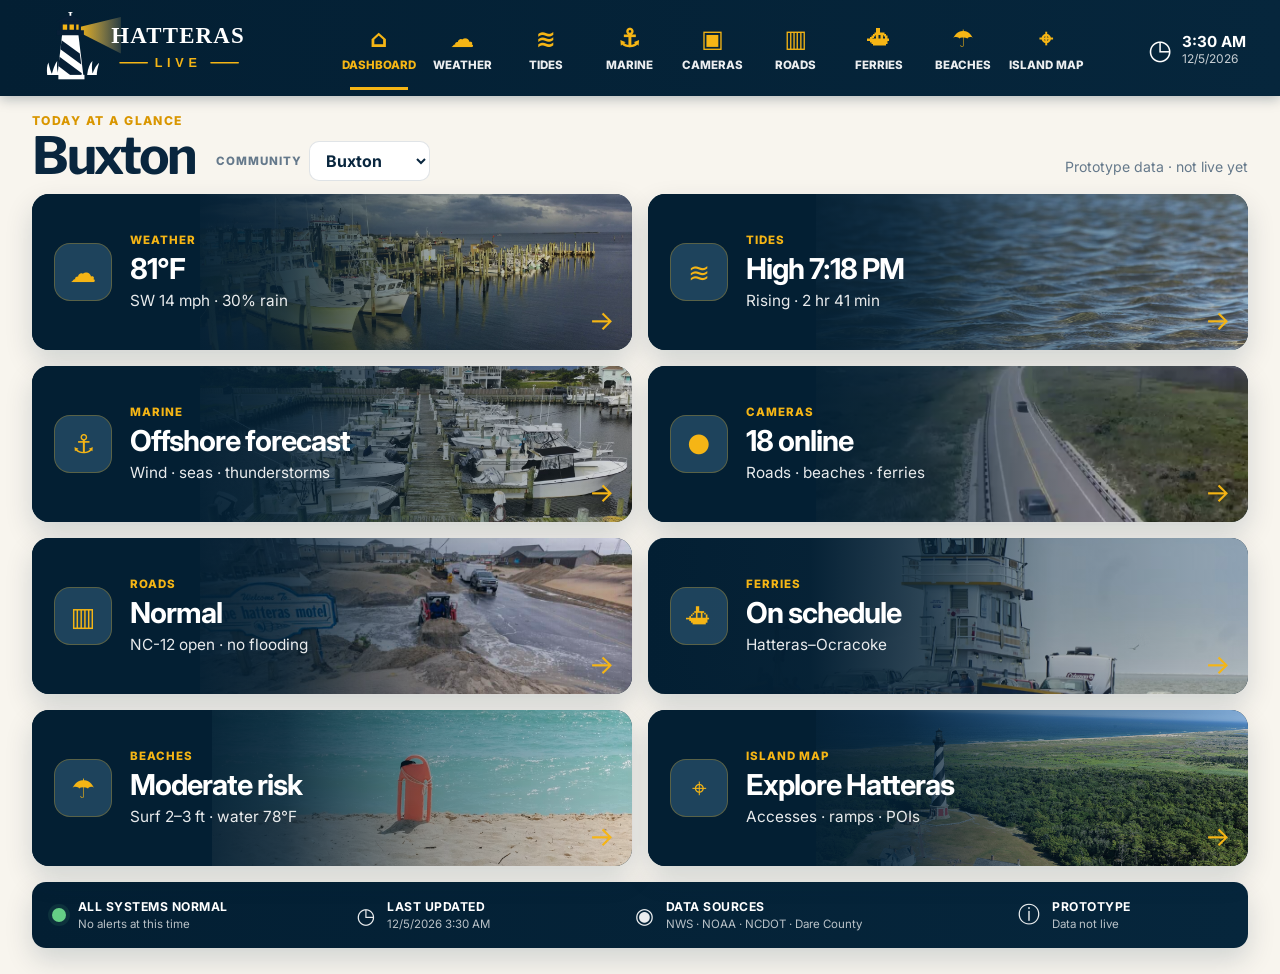
<file: website/index.html>
<!DOCTYPE html>
<html lang="en">
<head>
  <meta charset="UTF-8" />
  <meta name="viewport" content="width=device-width, initial-scale=1.0" />
  <meta name="description" content="Hatteras Live dashboard for Hatteras Island conditions." />
  <title>Hatteras Live</title>
  <link rel="preconnect" href="https://fonts.googleapis.com">
  <link rel="preconnect" href="https://fonts.gstatic.com" crossorigin>
  <link href="https://fonts.googleapis.com/css2?family=Inter:wght@400;500;600;700;800&family=Libre+Franklin:wght@700;800&display=swap" rel="stylesheet">
  <link rel="stylesheet" href="styles.css" />
  <link rel="stylesheet" href="dashboard-tweaks.css" />
</head>
<body>
  <header class="site-header">
    <a class="header-brand" href="index.html" aria-label="Hatteras Live dashboard">
      <img src="hatteras-live-logo.svg" alt="Hatteras Live" />
    </a>

    <nav class="primary-nav" aria-label="Primary navigation">
      <a class="active" href="index.html"><span>⌂</span>Dashboard</a>
      <a href="weather.html"><span>☁</span>Weather</a>
      <a href="tides.html"><span>≋</span>Tides</a>
      <a class="marine-nav" href="marine.html"><span class="marine-glyph">&#x2693;&#xFE0E;</span>Marine</a>
      <a href="cameras.html"><span>▣</span>Cameras</a>
      <a href="roads.html"><span>▥</span>Roads</a>
      <a href="ferry.html"><span>⛴</span>Ferries</a>
      <a href="#beaches"><span>☂</span>Beaches</a>
      <a href="#map"><span>⌖</span>Island Map</a>
    </nav>

    <div class="header-time" aria-label="Current local time">
      <span class="clock-icon">◷</span>
      <div><strong id="currentTime">--:--</strong><span id="currentDate">--/--/----</span></div>
    </div>
  </header>

  <div class="site-shell">
    <main>
      <section class="dashboard-heading">
        <div>
          <p class="eyebrow">TODAY AT A GLANCE</p>
          <div class="heading-row">
            <h1 id="dashboardTitle">Buxton</h1>
            <label class="community-control">
              <span>Community</span>
              <select id="communitySelect">
                <option>Rodanthe</option>
                <option>Waves</option>
                <option>Salvo</option>
                <option>Avon</option>
                <option selected>Buxton</option>
                <option>Frisco</option>
                <option>Hatteras</option>
              </select>
            </label>
          </div>
        </div>
        <p class="prototype-label">Prototype data · not live yet</p>
      </section>

      <section class="module-grid" id="moduleGrid">
        <button class="module weather" data-module="weather">
          <span class="module-overlay"></span>
          <div class="module-icon">☁</div>
          <div class="module-copy"><span class="module-label">Weather</span><strong>81°F</strong><span>SW 14 mph · 30% rain</span></div>
          <span class="module-arrow">→</span>
        </button>

        <button class="module tides" data-module="tides">
          <span class="module-overlay"></span>
          <div class="module-icon">≋</div>
          <div class="module-copy"><span class="module-label">Tides</span><strong>High 7:18 PM</strong><span>Rising · 2 hr 41 min</span></div>
          <span class="module-arrow">→</span>
        </button>

        <button class="module marine" data-module="marine">
          <span class="module-overlay"></span>
          <div class="module-icon marine-glyph">&#x2693;&#xFE0E;</div>
          <div class="module-copy"><span class="module-label">Marine</span><strong>Offshore forecast</strong><span>Wind · seas · thunderstorms</span></div>
          <span class="module-arrow">→</span>
        </button>

        <button class="module cameras" data-module="cameras">
          <span class="module-overlay"></span>
          <div class="module-icon">●</div>
          <div class="module-copy"><span class="module-label">Cameras</span><strong>18 online</strong><span>Roads · beaches · ferries</span></div>
          <span class="module-arrow">→</span>
        </button>

        <button class="module roads" data-module="roads">
          <span class="module-overlay"></span>
          <div class="module-icon">▥</div>
          <div class="module-copy"><span class="module-label">Roads</span><strong>Normal</strong><span>NC-12 open · no flooding</span></div>
          <span class="module-arrow">→</span>
        </button>

        <button class="module ferry" data-module="ferry">
          <span class="module-overlay"></span>
          <div class="module-icon">⛴</div>
          <div class="module-copy"><span class="module-label">Ferries</span><strong>On schedule</strong><span>Hatteras–Ocracoke</span></div>
          <span class="module-arrow">→</span>
        </button>

        <button id="beaches" class="module beaches" data-module="beaches">
          <span class="module-overlay"></span>
          <div class="module-icon">☂</div>
          <div class="module-copy"><span class="module-label">Beaches</span><strong>Moderate risk</strong><span>Surf 2–3 ft · water 78°F</span></div>
          <span class="module-arrow">→</span>
        </button>

        <button id="map" class="module map" data-module="map">
          <span class="module-overlay"></span>
          <div class="module-icon">⌖</div>
          <div class="module-copy"><span class="module-label">Island Map</span><strong>Explore Hatteras</strong><span>Accesses · ramps · POIs</span></div>
          <span class="module-arrow">→</span>
        </button>
      </section>

      <footer class="dashboard-footer">
        <div><span class="status-dot"></span><p><strong>All systems normal</strong><span>No alerts at this time</span></p></div>
        <div><span class="footer-icon">◷</span><p><strong>Last updated</strong><span id="footerUpdated">Local prototype</span></p></div>
        <div><span class="footer-icon">◉</span><p><strong>Data sources</strong><span>NWS · NOAA · NCDOT · Dare County</span></p></div>
        <div><span class="footer-icon">ⓘ</span><p><strong>Prototype</strong><span>Data not live</span></p></div>
      </footer>
    </main>
  </div>

  <dialog id="detailDialog">
    <div class="dialog-header">
      <div><p class="eyebrow">MODULE DETAIL</p><h2 id="detailTitle">Module</h2></div>
      <button id="closeDialog" class="close-button" aria-label="Close">×</button>
    </div>
    <div id="detailBody" class="detail-body"></div>
  </dialog>

  <script src="app.js"></script>
</body>
</html>
</file>
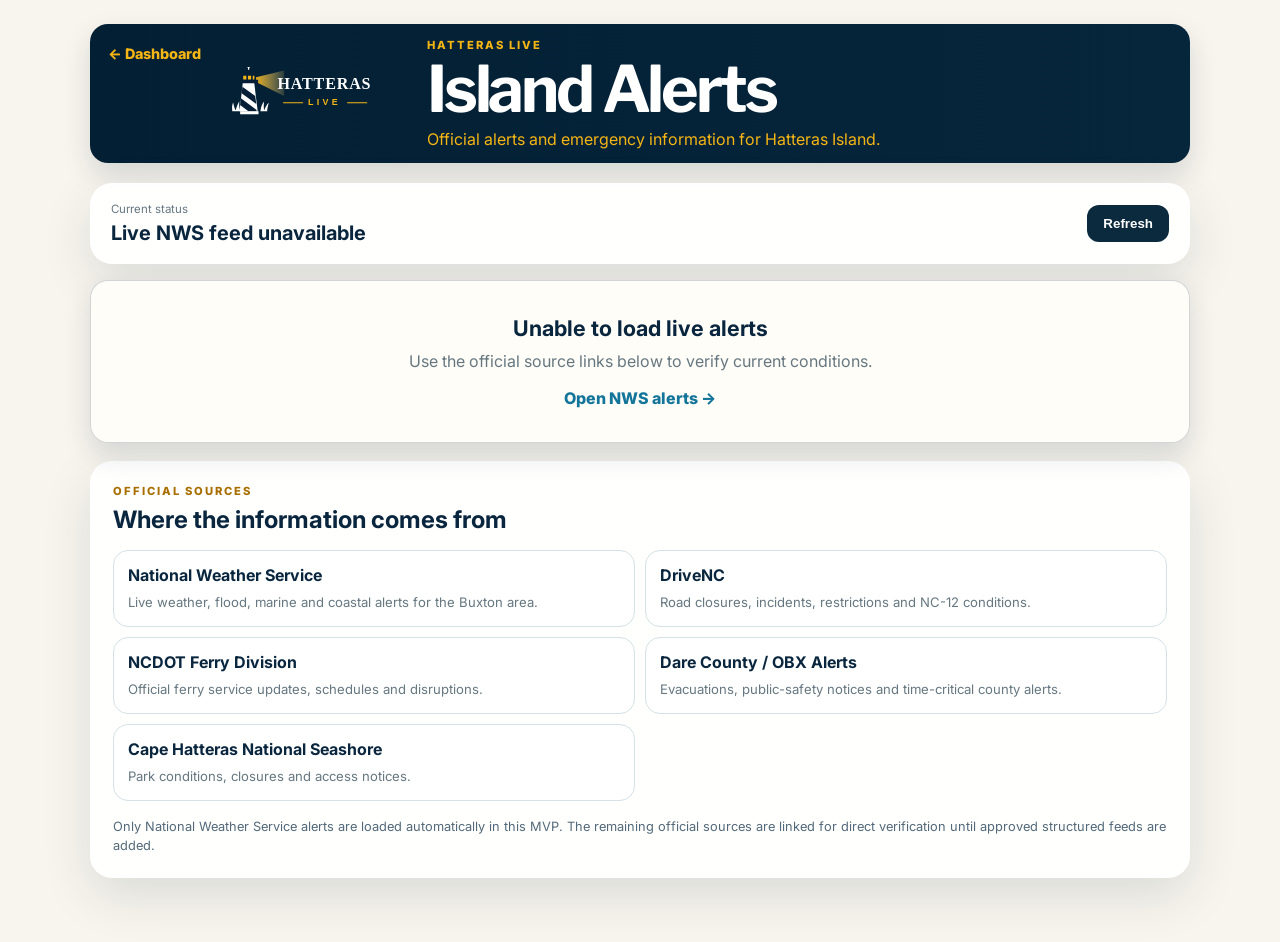
<file: website/alerts.html>
<!DOCTYPE html>
<html lang="en"><head><meta charset="UTF-8" /><meta name="viewport" content="width=device-width, initial-scale=1.0" /><meta name="description" content="Hatteras Live alerts for Hatteras Island." /><title>Alerts | Hatteras Live</title><link rel="preconnect" href="https://fonts.googleapis.com"><link rel="preconnect" href="https://fonts.gstatic.com" crossorigin><link href="https://fonts.googleapis.com/css2?family=Inter:wght@400;500;600;700;800&family=Libre+Franklin:wght@700;800&display=swap" rel="stylesheet"><link rel="stylesheet" href="brand.css" /><link rel="stylesheet" href="alerts.css" /></head>
<body><main class="alerts-shell"><header class="page-header"><a class="back-link" href="index.html">← Dashboard</a><div class="brand-lockup"><div><p class="eyebrow">HATTERAS LIVE</p><h1>Island Alerts</h1><p class="tagline">Official alerts and emergency information for Hatteras Island.</p></div></div></header><section class="status-panel"><div><span class="status-label">Current status</span><strong id="alertStatus">Checking official sources…</strong></div><button id="refreshAlerts" type="button">Refresh</button></section><section id="alertList" class="alert-list" aria-live="polite"></section><section class="source-panel"><div class="section-heading"><p class="eyebrow">OFFICIAL SOURCES</p><h2>Where the information comes from</h2></div><div class="source-grid"><a href="https://api.weather.gov/alerts/active?point=35.2677,-75.5424" target="_blank" rel="noopener noreferrer"><strong>National Weather Service</strong><span>Live weather, flood, marine and coastal alerts for the Buxton area.</span></a><a href="https://www.drivenc.gov/" target="_blank" rel="noopener noreferrer"><strong>DriveNC</strong><span>Road closures, incidents, restrictions and NC-12 conditions.</span></a><a href="https://www.ncdot.gov/travel-maps/ferry-tickets-services/Pages/default.aspx" target="_blank" rel="noopener noreferrer"><strong>NCDOT Ferry Division</strong><span>Official ferry service updates, schedules and disruptions.</span></a><a href="https://www.darenc.gov/alerts" target="_blank" rel="noopener noreferrer"><strong>Dare County / OBX Alerts</strong><span>Evacuations, public-safety notices and time-critical county alerts.</span></a><a href="https://www.nps.gov/caha/planyourvisit/conditions.htm" target="_blank" rel="noopener noreferrer"><strong>Cape Hatteras National Seashore</strong><span>Park conditions, closures and access notices.</span></a></div><p class="source-note">Only National Weather Service alerts are loaded automatically in this MVP. The remaining official sources are linked for direct verification until approved structured feeds are added.</p></section></main><script src="alerts.js"></script></body></html>
</file>
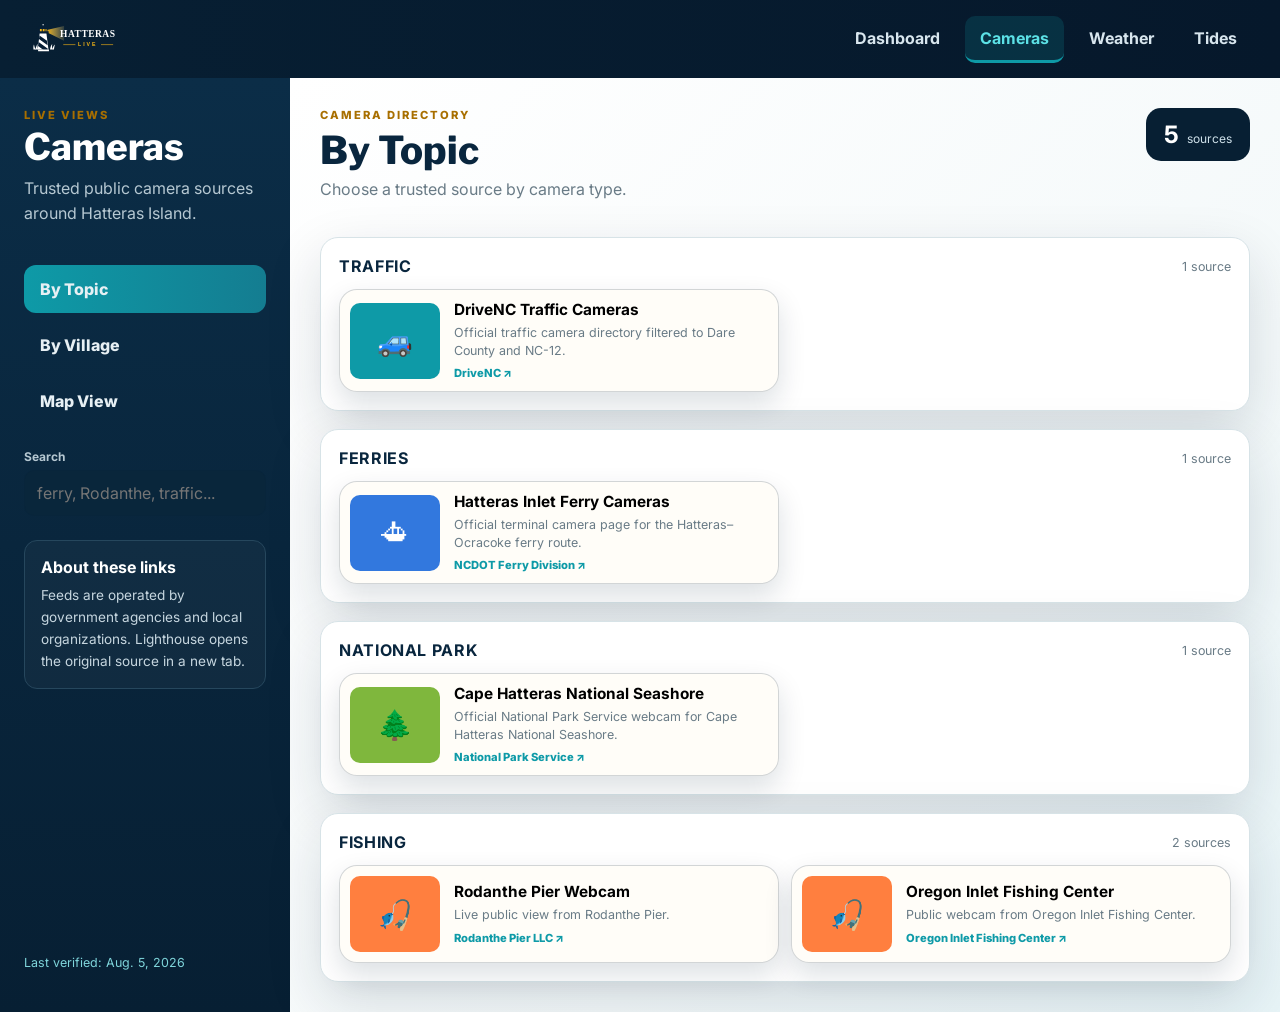
<file: website/cameras.html>
<!DOCTYPE html><html lang="en"><head><meta charset="UTF-8"/><meta name="viewport" content="width=device-width,initial-scale=1.0"/><meta name="description" content="Trusted Hatteras Island live camera links by topic, village, and map."/><title>Cameras | Hatteras Live</title><link rel="preconnect" href="https://fonts.googleapis.com"><link rel="preconnect" href="https://fonts.gstatic.com" crossorigin><link href="https://fonts.googleapis.com/css2?family=Inter:wght@400;500;600;700;800&family=Libre+Franklin:wght@700;800&display=swap" rel="stylesheet"><link rel="stylesheet" href="brand.css"/><link rel="stylesheet" href="cameras.css"/></head><body><header class="topbar"><a class="brand" href="index.html"><img src="hatteras-live-logo.svg" alt="Hatteras Live" class="module-brand-mark"></a><nav aria-label="Primary navigation"><a href="index.html">Dashboard</a><a class="active" href="cameras.html">Cameras</a><a href="weather.html">Weather</a><a href="tides.html">Tides</a></nav></header><main class="app-shell"><aside class="sidebar"><div><p class="eyebrow">LIVE VIEWS</p><h1>Cameras</h1><p class="muted">Trusted public camera sources around Hatteras Island.</p></div><div class="view-tabs" role="tablist" aria-label="Camera views"><button class="view-tab active" data-view="topic">By Topic</button><button class="view-tab" data-view="village">By Village</button><button class="view-tab" data-view="map">Map View</button></div><label class="search-box"><span>Search</span><input id="cameraSearch" type="search" placeholder="ferry, Rodanthe, traffic..."/></label><div class="about-card"><strong>About these links</strong><p>Feeds are operated by government agencies and local organizations. Lighthouse opens the original source in a new tab.</p></div><p class="verified">Last verified: Aug. 5, 2026</p></aside><section class="content-panel"><div class="content-head"><div><p class="eyebrow">CAMERA DIRECTORY</p><h2 id="viewTitle">By Topic</h2><p id="viewDescription">Choose a trusted source by camera type.</p></div><div class="count-pill"><strong id="cameraCount">0</strong><span>sources</span></div></div><div id="cameraView" class="camera-view" aria-live="polite"></div></section></main><dialog id="cameraDialog"><button id="closeDialog" class="close-button" aria-label="Close">×</button><p class="eyebrow" id="dialogCategory">CAMERA</p><h2 id="dialogTitle"></h2><p id="dialogDescription" class="dialog-description"></p><div id="dialogMeta" class="dialog-meta"></div><a id="openCameraLink" class="primary-button" target="_blank" rel="noopener noreferrer">Open camera source ↗</a></dialog><script src="cameras.js"></script></body></html>
</file>
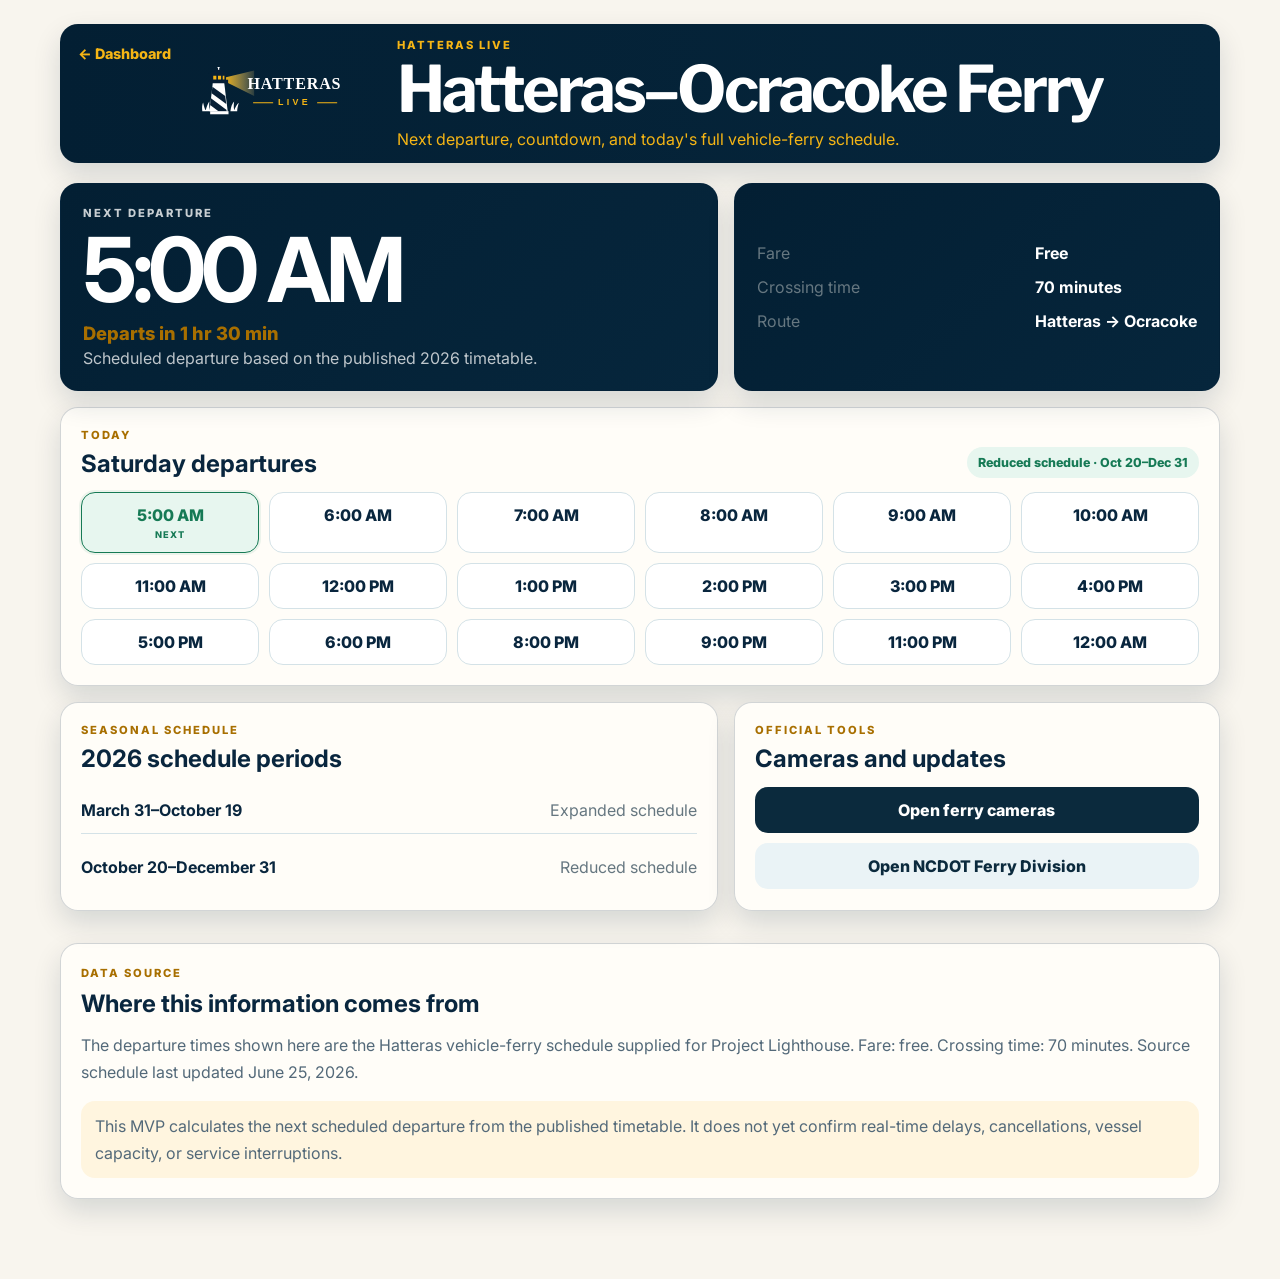
<file: website/ferry.html>
<!DOCTYPE html><html lang="en"><head><meta charset="UTF-8"/><meta name="viewport" content="width=device-width,initial-scale=1.0"/><meta name="description" content="Hatteras to Ocracoke vehicle ferry schedule and next departure."/><title>Ferry | Hatteras Live</title><link rel="preconnect" href="https://fonts.googleapis.com"><link rel="preconnect" href="https://fonts.gstatic.com" crossorigin><link href="https://fonts.googleapis.com/css2?family=Inter:wght@400;500;600;700;800&family=Libre+Franklin:wght@700;800&display=swap" rel="stylesheet"><link rel="stylesheet" href="brand.css"/><link rel="stylesheet" href="ferry.css"/></head><body><div class="ferry-shell"><header class="page-header"><a class="back-link" href="index.html">← Dashboard</a><div class="brand-lockup"><div><p class="eyebrow">HATTERAS LIVE</p><h1>Hatteras–Ocracoke Ferry</h1><p class="tagline">Next departure, countdown, and today's full vehicle-ferry schedule.</p></div></div></header><main><section class="hero-grid"><article class="hero-card next-card"><p class="eyebrow">NEXT DEPARTURE</p><strong id="nextDeparture" class="hero-value">--</strong><p id="countdown" class="countdown">Calculating...</p><p id="serviceNote" class="service-note"></p></article><article class="hero-card"><span>Fare</span><strong>Free</strong><span>Crossing time</span><strong>70 minutes</strong><span>Route</span><strong>Hatteras → Ocracoke</strong></article></section><section class="panel"><div class="section-heading"><div><p class="eyebrow">TODAY</p><h2 id="scheduleHeading">Today's departures</h2></div><span id="seasonBadge" class="season-badge"></span></div><div id="scheduleGrid" class="schedule-grid"></div></section><section class="two-column"><article class="panel"><div class="section-heading"><div><p class="eyebrow">SEASONAL SCHEDULE</p><h2>2026 schedule periods</h2></div></div><div class="season-list"><div><strong>March 31–October 19</strong><span>Expanded schedule</span></div><div><strong>October 20–December 31</strong><span>Reduced schedule</span></div></div></article><article class="panel"><div class="section-heading"><div><p class="eyebrow">OFFICIAL TOOLS</p><h2>Cameras and updates</h2></div></div><div class="button-stack"><a href="https://www.ncdot.gov/travel-maps/ferry-tickets-services/Pages/hatteras-inlet-ferry-cameras.aspx" target="_blank" rel="noopener">Open ferry cameras</a><a href="https://www.ncdot.gov/divisions/ferry/Pages/default.aspx" target="_blank" rel="noopener">Open NCDOT Ferry Division</a></div></article></section><section class="panel source-panel"><div class="section-heading"><div><p class="eyebrow">DATA SOURCE</p><h2>Where this information comes from</h2></div></div><p>The departure times shown here are the Hatteras vehicle-ferry schedule supplied for Project Lighthouse. Fare: free. Crossing time: 70 minutes. Source schedule last updated June 25, 2026.</p><p class="source-warning">This MVP calculates the next scheduled departure from the published timetable. It does not yet confirm real-time delays, cancellations, vessel capacity, or service interruptions.</p></section></main></div><script src="ferry.js"></script></body></html>
</file>
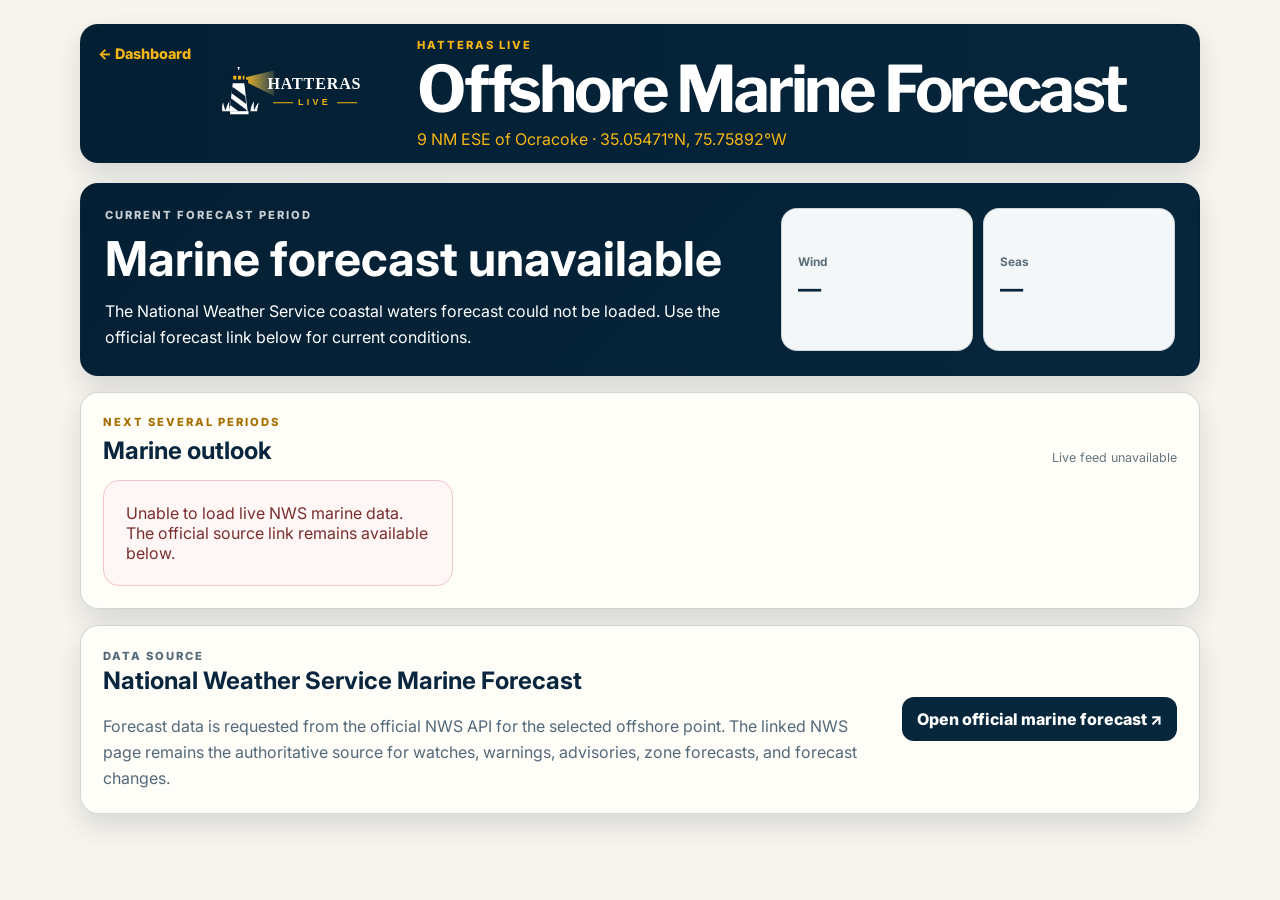
<file: website/marine.html>
<!DOCTYPE html>
<html lang="en">
<head>
  <meta charset="UTF-8" />
  <meta name="viewport" content="width=device-width, initial-scale=1.0" />
  <meta name="description" content="Offshore marine forecast south of Cape Hatteras." />
  <title>Marine Forecast | Hatteras Live</title>
  <link rel="preconnect" href="https://fonts.googleapis.com"><link rel="preconnect" href="https://fonts.gstatic.com" crossorigin>
  <link href="https://fonts.googleapis.com/css2?family=Inter:wght@400;500;600;700;800&family=Libre+Franklin:wght@700;800&display=swap" rel="stylesheet">
  <link rel="stylesheet" href="brand.css" /><link rel="stylesheet" href="marine.css" />
</head>
<body>
  <div class="shell">
    <header class="page-header">
      <a href="index.html">← Dashboard</a>
      <div class="brand-lockup"><div><p class="eyebrow">HATTERAS LIVE</p><h1>Offshore Marine Forecast</h1><p class="subtitle">9 NM ESE of Ocracoke · 35.05471°N, 75.75892°W</p></div></div>
    </header>
    <section class="hero-card" aria-live="polite"><div><p class="eyebrow">CURRENT FORECAST PERIOD</p><h2 id="currentName">Loading marine forecast…</h2><p id="currentDetail" class="current-detail">Connecting to the National Weather Service.</p></div><div class="metrics"><article><span>Wind</span><strong id="currentWind">—</strong></article><article><span>Seas</span><strong id="currentSeas">—</strong></article></div></section>
    <section class="section-card"><div class="section-heading"><div><p class="eyebrow">NEXT SEVERAL PERIODS</p><h2>Marine outlook</h2></div><span id="updatedAt">Waiting for update time…</span></div><div id="forecastGrid" class="forecast-grid"></div></section>
    <section class="section-card source-card"><div><p class="eyebrow">DATA SOURCE</p><h2>National Weather Service Marine Forecast</h2><p>Forecast data is requested from the official NWS API for the selected offshore point. The linked NWS page remains the authoritative source for watches, warnings, advisories, zone forecasts, and forecast changes.</p></div><a class="source-link" href="https://marine.weather.gov/MapClick.php?lon=-75.75892&lat=35.05471" target="_blank" rel="noopener noreferrer">Open official marine forecast ↗</a></section>
  </div>
  <script src="marine.js"></script>
</body>
</html>
</file>
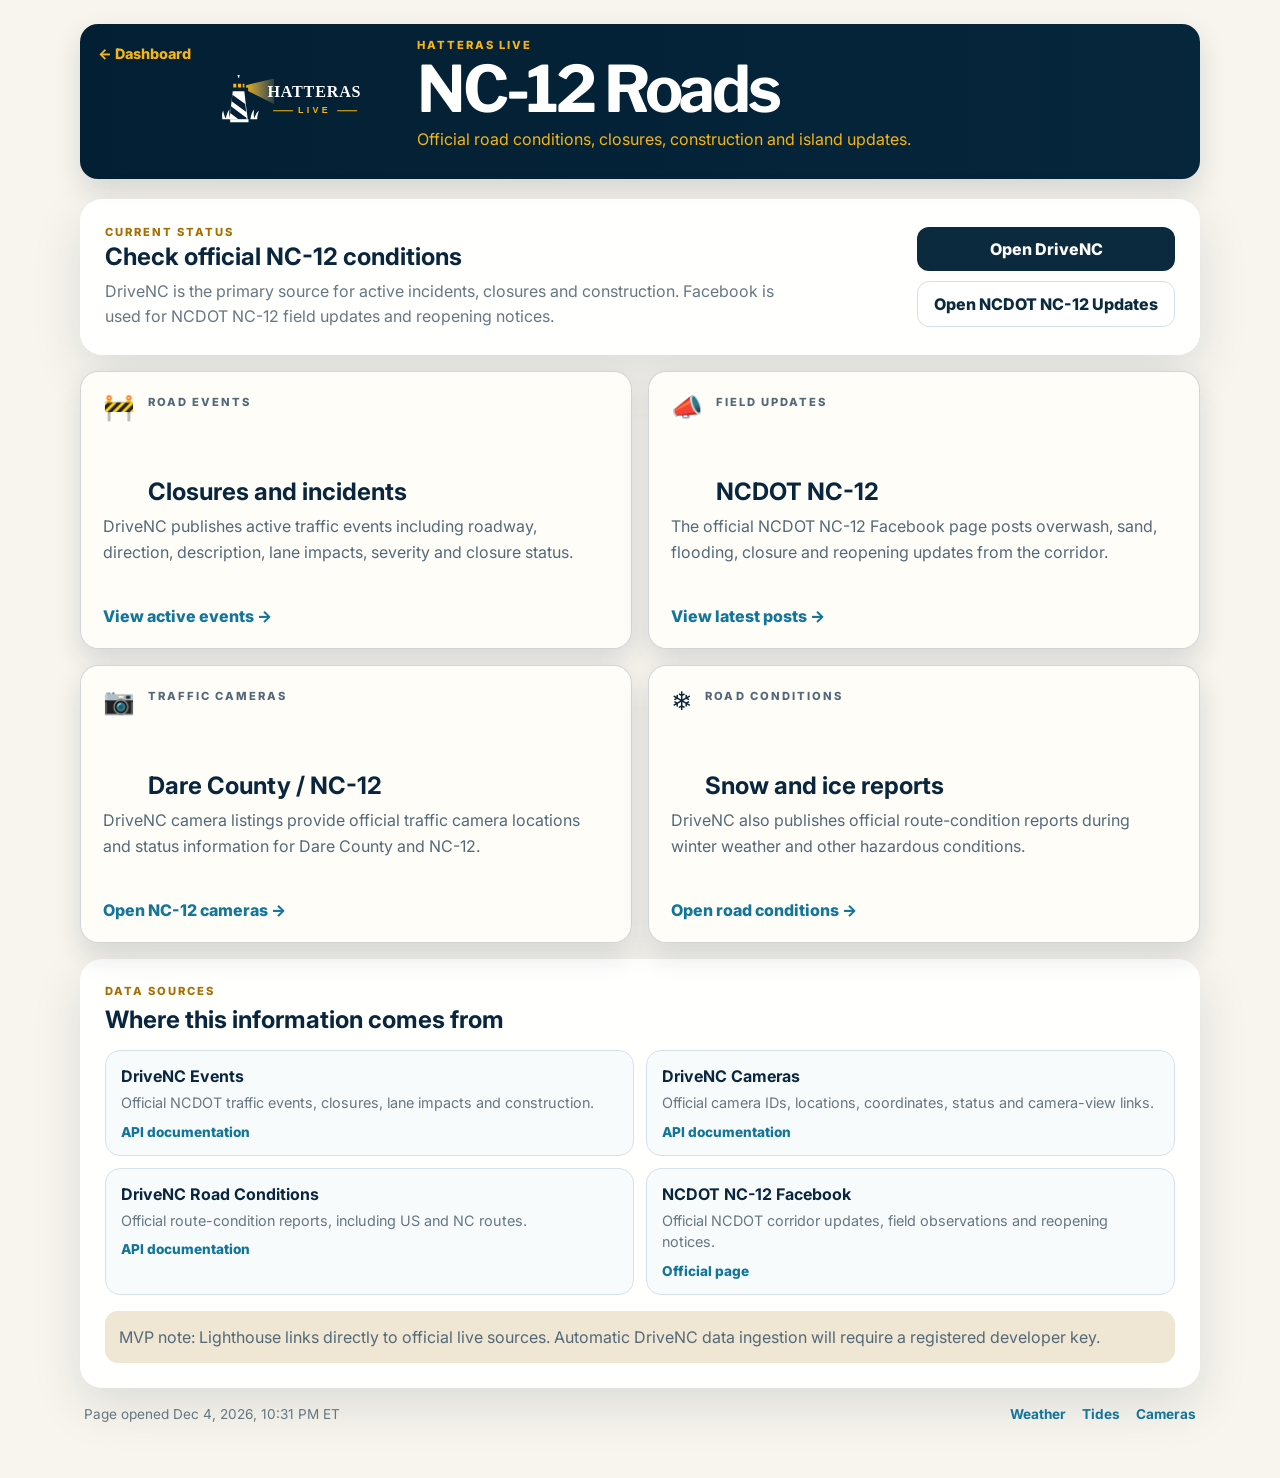
<file: website/roads.html>
<!DOCTYPE html><html lang="en"><head><meta charset="UTF-8"/><meta name="viewport" content="width=device-width,initial-scale=1.0"/><meta name="description" content="NC-12 road conditions and official updates for Hatteras Island."/><title>Roads | Hatteras Live</title><link rel="preconnect" href="https://fonts.googleapis.com"><link rel="preconnect" href="https://fonts.gstatic.com" crossorigin><link href="https://fonts.googleapis.com/css2?family=Inter:wght@400;500;600;700;800&family=Libre+Franklin:wght@700;800&display=swap" rel="stylesheet"><link rel="stylesheet" href="brand.css"/><link rel="stylesheet" href="roads.css"/></head><body><main class="roads-shell"><header class="page-header"><a class="back-link" href="index.html">← Dashboard</a><div class="brand-lockup"><div><p class="eyebrow">HATTERAS LIVE</p><h1>NC-12 Roads</h1><p class="tagline">Official road conditions, closures, construction and island updates.</p></div></div></header><section class="status-card"><div><p class="eyebrow">CURRENT STATUS</p><h2>Check official NC-12 conditions</h2><p>DriveNC is the primary source for active incidents, closures and construction. Facebook is used for NCDOT NC-12 field updates and reopening notices.</p></div><div class="status-actions"><a class="primary-button" href="https://www.drivenc.gov/?type=incident" target="_blank" rel="noopener noreferrer">Open DriveNC</a><a class="secondary-button" href="https://www.facebook.com/NCDOTNC12" target="_blank" rel="noopener noreferrer">Open NCDOT NC-12 Updates</a></div></section><section class="grid"><article class="panel"><div class="panel-heading"><span class="icon">🚧</span><div><p class="eyebrow">ROAD EVENTS</p><h2>Closures and incidents</h2></div></div><p>DriveNC publishes active traffic events including roadway, direction, description, lane impacts, severity and closure status.</p><a class="text-link" href="https://www.drivenc.gov/?type=incident" target="_blank" rel="noopener noreferrer">View active events →</a></article><article class="panel"><div class="panel-heading"><span class="icon">📣</span><div><p class="eyebrow">FIELD UPDATES</p><h2>NCDOT NC-12</h2></div></div><p>The official NCDOT NC-12 Facebook page posts overwash, sand, flooding, closure and reopening updates from the corridor.</p><a class="text-link" href="https://www.facebook.com/NCDOTNC12" target="_blank" rel="noopener noreferrer">View latest posts →</a></article><article class="panel"><div class="panel-heading"><span class="icon">📷</span><div><p class="eyebrow">TRAFFIC CAMERAS</p><h2>Dare County / NC-12</h2></div></div><p>DriveNC camera listings provide official traffic camera locations and status information for Dare County and NC-12.</p><a class="text-link" href="https://www.drivenc.gov/cctv?start=0&length=10&filters%5B0%5D%5Bi%5D=2&filters%5B0%5D%5Bs%5D=Dare&filters%5B1%5D%5Bi%5D=3&filters%5B1%5D%5Bs%5D=NC-12&order%5Bi%5D=1&order%5Bdir%5D=asc" target="_blank" rel="noopener noreferrer">Open NC-12 cameras →</a></article><article class="panel"><div class="panel-heading"><span class="icon">❄️</span><div><p class="eyebrow">ROAD CONDITIONS</p><h2>Snow and ice reports</h2></div></div><p>DriveNC also publishes official route-condition reports during winter weather and other hazardous conditions.</p><a class="text-link" href="https://www.drivenc.gov/" target="_blank" rel="noopener noreferrer">Open road conditions →</a></article></section><section class="sources-panel"><div><p class="eyebrow">DATA SOURCES</p><h2>Where this information comes from</h2></div><div class="source-list"><article><strong>DriveNC Events</strong><span>Official NCDOT traffic events, closures, lane impacts and construction.</span><a href="https://www.drivenc.gov/help/endpoint/event" target="_blank" rel="noopener noreferrer">API documentation</a></article><article><strong>DriveNC Cameras</strong><span>Official camera IDs, locations, coordinates, status and camera-view links.</span><a href="https://www.drivenc.gov/help/endpoint/cameras" target="_blank" rel="noopener noreferrer">API documentation</a></article><article><strong>DriveNC Road Conditions</strong><span>Official route-condition reports, including US and NC routes.</span><a href="https://www.drivenc.gov/help/endpoint/roadconditions" target="_blank" rel="noopener noreferrer">API documentation</a></article><article><strong>NCDOT NC-12 Facebook</strong><span>Official NCDOT corridor updates, field observations and reopening notices.</span><a href="https://www.facebook.com/NCDOTNC12" target="_blank" rel="noopener noreferrer">Official page</a></article></div><p class="source-note">MVP note: Lighthouse links directly to official live sources. Automatic DriveNC data ingestion will require a registered developer key.</p></section><footer><span id="checkedTime"></span><a href="weather.html">Weather</a><a href="tides.html">Tides</a><a href="cameras.html">Cameras</a></footer></main><script src="roads.js"></script></body></html>
</file>
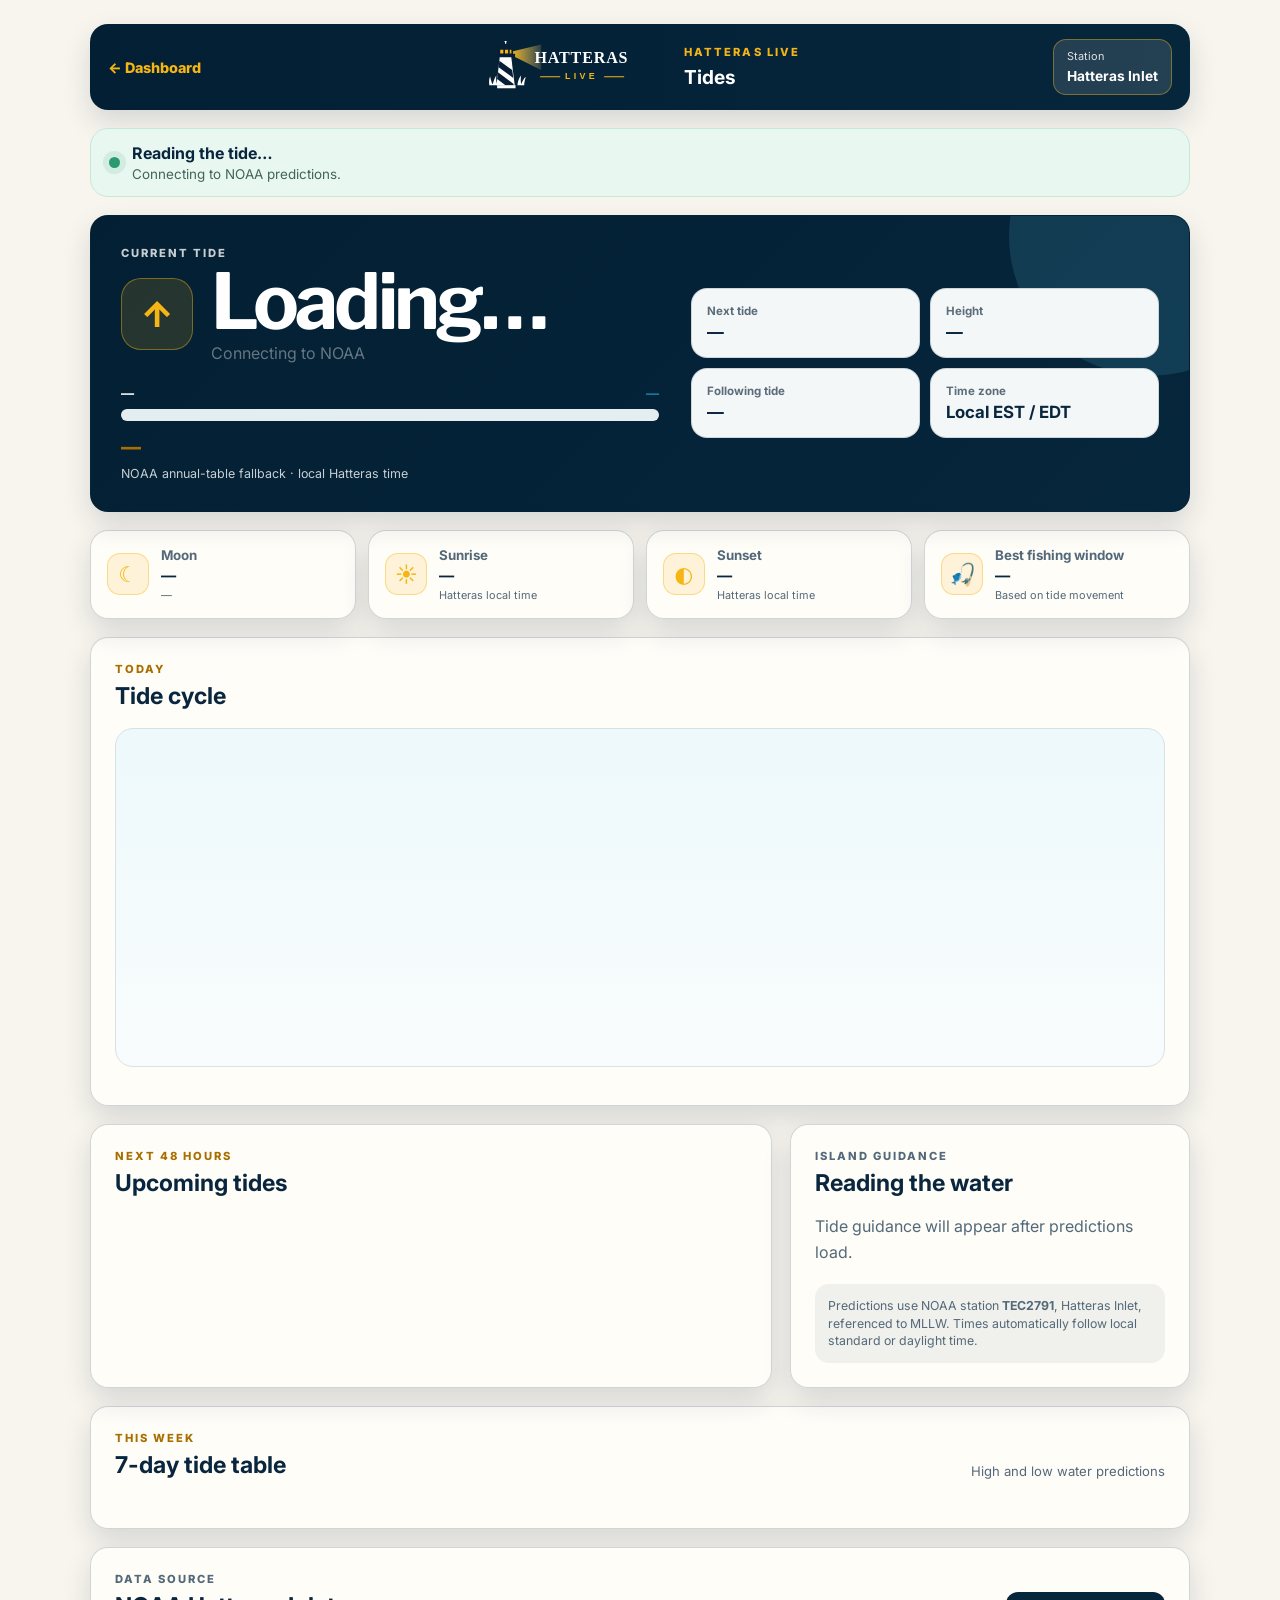
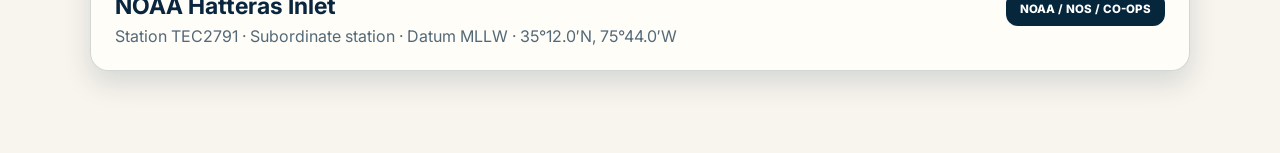
<file: website/tides.html>
<!DOCTYPE html>
<html lang="en">
<head>
  <meta charset="UTF-8" />
  <meta name="viewport" content="width=device-width, initial-scale=1.0" />
  <meta name="description" content="Hatteras Inlet tide predictions from NOAA for Hatteras Live." />
  <title>Tides | Hatteras Live</title>
  <link rel="preconnect" href="https://fonts.googleapis.com">
  <link rel="preconnect" href="https://fonts.gstatic.com" crossorigin>
  <link href="https://fonts.googleapis.com/css2?family=Inter:wght@400;500;600;700;800&family=Libre+Franklin:wght@700;800&display=swap" rel="stylesheet">
  <link rel="stylesheet" href="brand.css" />
  <link rel="stylesheet" href="tides.css" />
</head>
<body>
  <div class="tide-shell">
    <header class="page-header">
      <a class="back-link" href="index.html">← Dashboard</a>
      <div class="brand-lockup"><div><p>HATTERAS LIVE</p><h1>Tides</h1></div></div>
      <div class="station-pill"><span>Station</span><strong>Hatteras Inlet</strong></div>
    </header>
    <main>
      <section class="action-banner" id="actionBanner"><span class="action-dot"></span><div><strong id="actionTitle">Reading the tide…</strong><p id="actionText">Connecting to NOAA predictions.</p></div></section>
      <section class="hero-card"><div class="hero-copy"><p class="eyebrow">CURRENT TIDE</p><div class="next-tide-line"><span id="nextTideIcon" class="tide-symbol">↑</span><div><h2 id="tideTrend">Loading…</h2><p id="nextTideTime">Connecting to NOAA</p></div></div><div class="progress-block"><div class="progress-meta"><strong id="progressLabel">—</strong><span id="progressPercent">—</span></div><div class="progress-track"><span id="progressBar"></span></div></div><div class="countdown" id="countdown">—</div><p class="updated" id="updatedLabel">Official NOAA predictions · local Hatteras time</p></div><div class="hero-stats"><article><span>Next tide</span><strong id="nextTideType">—</strong></article><article><span>Height</span><strong id="nextTideHeight">—</strong></article><article><span>Following tide</span><strong id="followingTide">—</strong></article><article><span>Time zone</span><strong>Local EST / EDT</strong></article></div></section>
      <section class="quick-grid"><article class="quick-card"><span class="quick-icon">☾</span><div><small>Moon</small><strong id="moonPhase">—</strong><p id="moonIllumination">—</p></div></article><article class="quick-card"><span class="quick-icon">☀</span><div><small>Sunrise</small><strong id="sunrise">—</strong><p>Hatteras local time</p></div></article><article class="quick-card"><span class="quick-icon">◐</span><div><small>Sunset</small><strong id="sunset">—</strong><p>Hatteras local time</p></div></article><article class="quick-card"><span class="quick-icon">🎣</span><div><small>Best fishing window</small><strong id="fishingWindow">—</strong><p id="fishingReason">Based on tide movement</p></div></article></section>
      <section class="panel tide-curve-panel"><div class="section-heading"><div><p class="eyebrow">TODAY</p><h2>Tide cycle</h2></div><p id="todayDate" class="section-note"></p></div><div class="curve-wrap"><svg id="tideCurve" viewBox="0 0 900 280" role="img" aria-label="Today's predicted tide curve"></svg></div><div id="todayEvents" class="event-grid"></div></section>
      <section class="split-grid"><section class="panel"><div class="section-heading"><div><p class="eyebrow">NEXT 48 HOURS</p><h2>Upcoming tides</h2></div></div><div id="upcomingList" class="upcoming-list"></div></section><aside class="panel guidance-panel"><p class="eyebrow">ISLAND GUIDANCE</p><h2 id="guidanceTitle">Reading the water</h2><p id="guidanceText">Tide guidance will appear after predictions load.</p><div class="source-note">Predictions use NOAA station <strong>TEC2791</strong>, Hatteras Inlet, referenced to MLLW. Times automatically follow local standard or daylight time.</div></aside></section>
      <section class="panel week-panel"><div class="section-heading"><div><p class="eyebrow">THIS WEEK</p><h2>7-day tide table</h2></div><p class="section-note">High and low water predictions</p></div><div id="weekTable" class="week-table"></div></section>
      <section class="panel station-panel"><div><p class="eyebrow">DATA SOURCE</p><h2>NOAA Hatteras Inlet</h2><p>Station TEC2791 · Subordinate station · Datum MLLW · 35°12.0′N, 75°44.0′W</p></div><div class="station-badge">NOAA / NOS / CO-OPS</div></section>
    </main>
  </div>
  <script src="tides.js"></script>
</body>
</html>
</file>
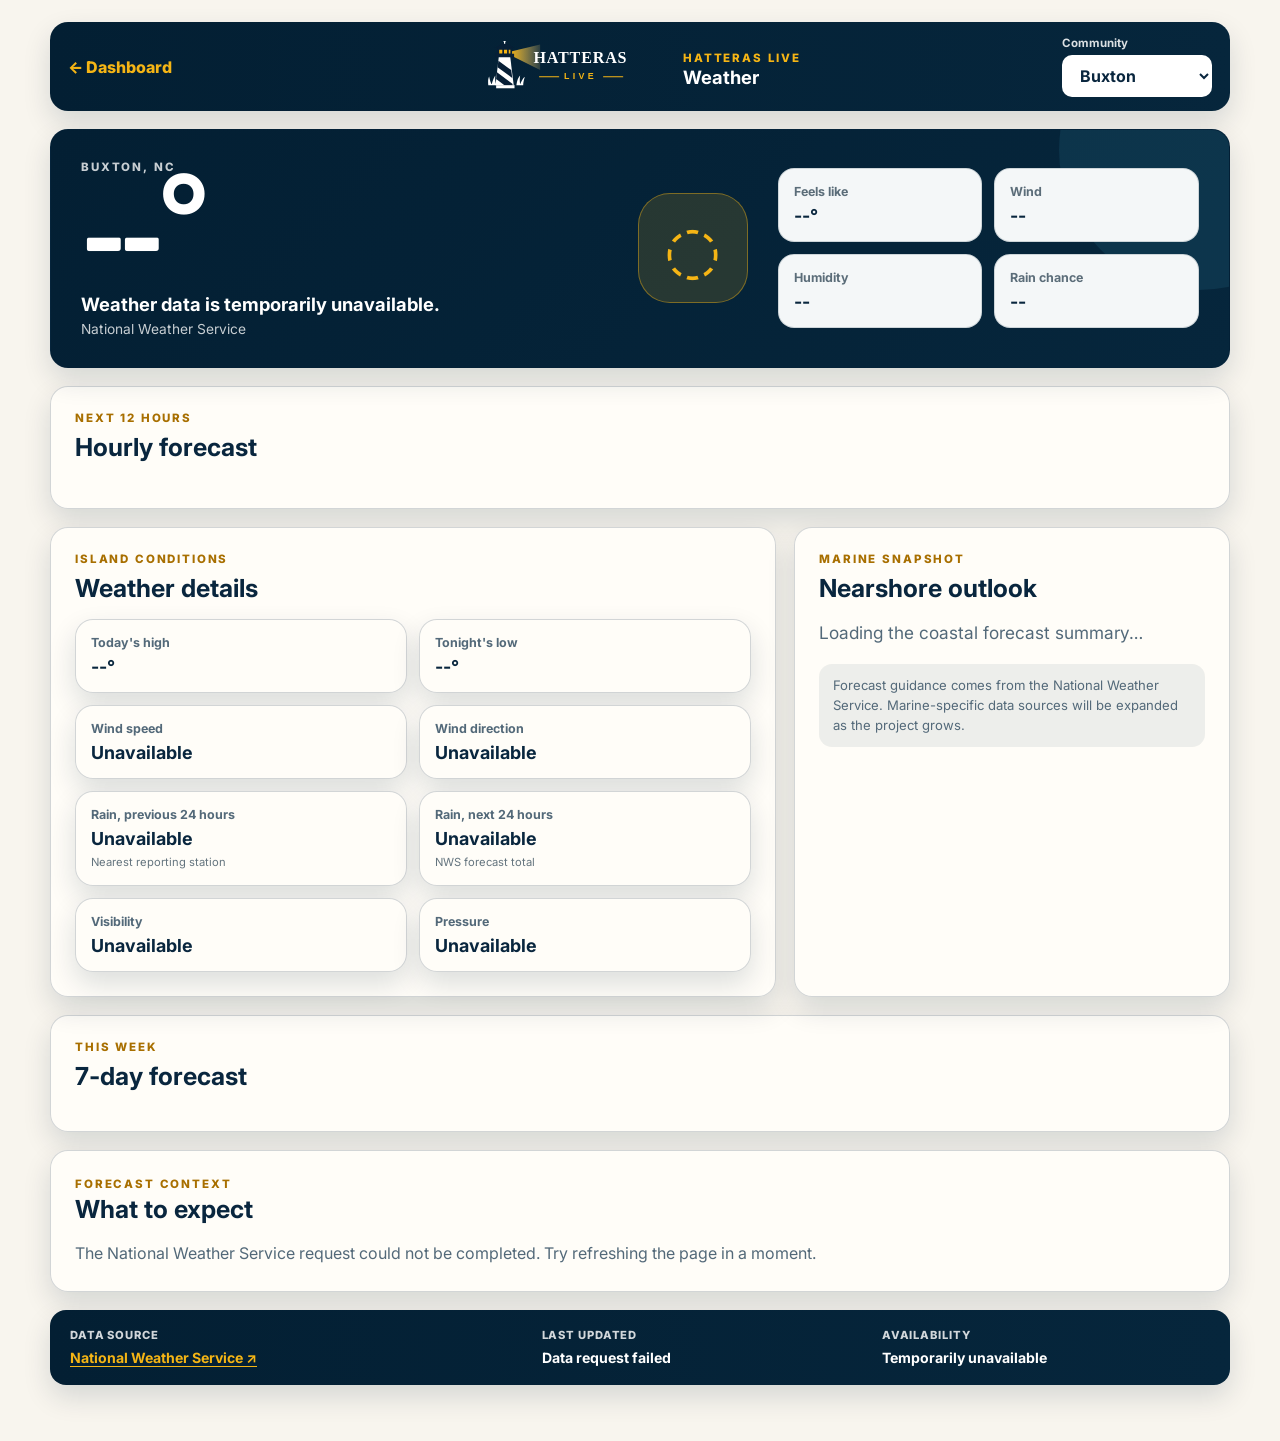
<file: website/weather.html>
<!DOCTYPE html>
<html lang="en">
<head>
  <meta charset="UTF-8" />
  <meta name="viewport" content="width=device-width, initial-scale=1.0" />
  <meta name="description" content="Live weather for Hatteras Island from the National Weather Service." />
  <title>Weather | Hatteras Live</title>
  <link rel="preconnect" href="https://fonts.googleapis.com">
  <link rel="preconnect" href="https://fonts.gstatic.com" crossorigin>
  <link href="https://fonts.googleapis.com/css2?family=Inter:wght@400;500;600;700;800&family=Libre+Franklin:wght@700;800&display=swap" rel="stylesheet">
  <link rel="stylesheet" href="brand.css" />
  <link rel="stylesheet" href="weather.css" />
</head>
<body>
  <div class="weather-shell">
    <header class="weather-nav">
      <a class="back-link" href="index.html">← Dashboard</a>
      <div class="brand-block"><div><span class="eyebrow">HATTERAS LIVE</span><strong>Weather</strong></div></div>
      <label class="community-picker"><span>Community</span><select id="communitySelect"><option>Rodanthe</option><option>Waves</option><option>Salvo</option><option>Avon</option><option selected>Buxton</option><option>Frisco</option><option>Hatteras</option></select></label>
    </header>
    <main>
      <section id="alertBanner" class="alert-banner" hidden></section>
      <section class="hero-card"><div><p class="eyebrow" id="locationLabel">BUXTON, NC</p><h1 id="temperature">--°</h1><p class="condition" id="condition">Loading current conditions…</p><p class="updated" id="updatedTime">National Weather Service</p></div><div class="hero-icon" id="weatherIcon">◌</div><div class="hero-stats"><div><span>Feels like</span><strong id="feelsLike">--°</strong></div><div><span>Wind</span><strong id="wind">--</strong></div><div><span>Humidity</span><strong id="humidity">--</strong></div><div><span>Rain chance</span><strong id="rainChance">--</strong></div></div></section>
      <section class="panel"><div class="section-heading"><div><p class="eyebrow">NEXT 12 HOURS</p><h2>Hourly forecast</h2></div></div><div class="hourly-track" id="hourlyForecast"></div></section>
      <section class="two-column"><section class="panel"><div class="section-heading"><div><p class="eyebrow">ISLAND CONDITIONS</p><h2>Weather details</h2></div></div><div class="metric-grid"><div class="metric-card"><span>Today's high</span><strong id="todayHigh">--°</strong></div><div class="metric-card"><span>Tonight's low</span><strong id="tonightLow">--°</strong></div><div class="metric-card"><span>Wind speed</span><strong id="windSpeed">--</strong></div><div class="metric-card"><span>Wind direction</span><strong id="windDirection">--</strong></div><div class="metric-card"><span>Rain, previous 24 hours</span><strong id="rainPrevious24">--</strong><small id="rainPreviousNote">Nearest reporting station</small></div><div class="metric-card"><span>Rain, next 24 hours</span><strong id="rainNext24">--</strong><small>NWS forecast total</small></div><div class="metric-card"><span>Visibility</span><strong id="visibility">--</strong></div><div class="metric-card"><span>Pressure</span><strong id="pressure">--</strong></div></div></section><section class="panel marine-panel"><div class="section-heading"><div><p class="eyebrow">MARINE SNAPSHOT</p><h2>Nearshore outlook</h2></div></div><p id="marineSummary">Loading the coastal forecast summary…</p><div class="source-note">Forecast guidance comes from the National Weather Service. Marine-specific data sources will be expanded as the project grows.</div></section></section>
      <section class="panel"><div class="section-heading"><div><p class="eyebrow">THIS WEEK</p><h2>7-day forecast</h2></div></div><div class="daily-grid" id="dailyForecast"></div></section>
      <section class="panel discussion-panel"><div class="section-heading"><div><p class="eyebrow">FORECAST CONTEXT</p><h2>What to expect</h2></div></div><p id="forecastDiscussion">Loading forecast summary…</p></section>
      <footer class="data-source-footer"><div><span>Data source</span><a id="weatherSourceLink" href="https://www.weather.gov/" target="_blank" rel="noopener noreferrer">National Weather Service ↗</a></div><div><span>Last updated</span><strong id="sourceUpdated">Loading…</strong></div><div><span>Availability</span><strong id="sourceAvailability">Live</strong></div></footer>
    </main>
  </div>
  <script src="weather.js"></script>
</body>
</html>
</file>
<file: website/styles.css>
:root {
  --navy: #06263c;
  --navy-deep: #031f33;
  --gold: #f5b515;
  --cream: #f8f5ee;
  --ink: #09263e;
  --muted: #65798b;
  --line: rgba(6, 38, 60, .12);
  --shadow: 0 12px 28px rgba(6, 38, 60, .16);
}

* { box-sizing: border-box; }
html { scroll-behavior: smooth; }
body { margin: 0; min-height: 100vh; font-family: Inter, system-ui, sans-serif; color: var(--ink); background: var(--cream); }
button, select { font: inherit; }
a { color: inherit; }

.site-header { height: 96px; display: grid; grid-template-columns: 285px minmax(0, 1fr) 140px; align-items: center; gap: 18px; padding: 8px 34px; background: linear-gradient(90deg, var(--navy-deep), var(--navy)); color: white; box-shadow: 0 3px 12px rgba(3,31,51,.28); }
.header-brand { display: flex; align-items: center; width: 270px; height: 82px; overflow: visible; text-decoration: none; }
.header-brand img { display: block; width: 100%; height: 100%; object-fit: contain; object-position: left center; }
.primary-nav { height: 100%; display: grid; grid-template-columns: repeat(9, minmax(68px, 1fr)); }
.primary-nav a { position: relative; min-width: 0; display: flex; flex-direction: column; align-items: center; justify-content: center; gap: 7px; text-decoration: none; color: rgba(255,255,255,.92); font-size: .72rem; font-weight: 800; text-transform: uppercase; white-space: nowrap; }
.primary-nav a span { font-size: 1.5rem; line-height: 1; color: var(--gold); }
.primary-nav a:hover, .primary-nav a.active { color: var(--gold); }
.primary-nav a.active::after { content: ""; position: absolute; left: 15%; right: 15%; bottom: 0; height: 3px; background: var(--gold); }
.header-time { display: flex; align-items: center; justify-content: end; gap: 10px; }
.clock-icon { font-size: 1.7rem; }
.header-time strong, .header-time span { display: block; }
.header-time strong { font-size: .95rem; }
.header-time div span { font-size: .75rem; color: rgba(255,255,255,.78); }

.site-shell { width: min(1460px, calc(100% - 64px)); margin: 0 auto; padding: 17px 0 26px; }
.dashboard-heading { display: flex; align-items: end; justify-content: space-between; gap: 20px; margin-bottom: 13px; }
.eyebrow { margin: 0 0 4px; color: #d99600; font-size: .76rem; font-weight: 800; letter-spacing: .12em; }
h1, h2, p { margin-top: 0; }
h1 { margin-bottom: 0; font-family: "Libre Franklin", Inter, sans-serif; font-size: clamp(2.25rem, 4vw, 3.55rem); line-height: .95; letter-spacing: -.045em; }
.heading-row { display: flex; align-items: end; gap: 20px; }
.prototype-label { margin: 0 0 6px; color: var(--muted); font-size: .88rem; }
.community-control { display: flex; align-items: center; gap: 8px; }
.community-control span { font-size: .72rem; font-weight: 800; color: var(--muted); text-transform: uppercase; letter-spacing: .08em; }
.community-control select { border: 1px solid var(--line); border-radius: 10px; background: white; color: var(--ink); padding: 8px 12px; font-weight: 700; }

.module-grid { display: grid; grid-template-columns: repeat(2, minmax(0, 1fr)); gap: 16px; }
.module { position: relative; isolation: isolate; min-height: 156px; overflow: hidden; border: 0; border-radius: 17px; color: white; text-align: left; padding: 22px; display: flex; align-items: center; gap: 18px; cursor: pointer; background: var(--navy-deep); box-shadow: var(--shadow); transition: transform .18s ease, box-shadow .18s ease; }
.module::before { content: ""; position: absolute; z-index: -2; top: 0; right: 0; bottom: 0; width: var(--image-width, 72%); background-image: var(--card-image); background-repeat: no-repeat; background-size: var(--image-size, cover); background-position: var(--image-position, center); transition: transform .35s ease; }
.module-overlay { position: absolute; inset: 0; z-index: -1; background: linear-gradient(90deg, rgba(3,31,51,1) 0%, rgba(3,31,51,.98) 25%, rgba(3,31,51,.86) 42%, rgba(3,31,51,.40) 66%, rgba(3,31,51,.05) 100%); }
.module:hover { transform: translateY(-2px); box-shadow: 0 18px 38px rgba(6,38,60,.24); }
.module:hover::before { transform: scale(1.01); }
.module:focus-visible { outline: 3px solid var(--gold); outline-offset: 3px; }
.module-icon { width: 58px; height: 58px; flex: 0 0 auto; display: grid; place-items: center; border-radius: 16px; background: rgba(53, 98, 127, .55); border: 1px solid rgba(245,181,21,.28); color: var(--gold); font-size: 1.65rem; text-shadow: none; }
.module-copy { position: relative; z-index: 2; display: flex; flex-direction: column; gap: 7px; min-width: 0; }
.module-label { color: var(--gold); font-size: .72rem; font-weight: 800; letter-spacing: .08em; text-transform: uppercase; }
.module-copy strong { font-size: clamp(1.35rem, 2.25vw, 1.9rem); line-height: 1.05; letter-spacing: -.035em; }
.module-copy span:last-child { color: rgba(255,255,255,.91); font-size: .96rem; }
.module-arrow { position: absolute; right: 18px; bottom: 13px; z-index: 3; color: var(--gold); font-size: 1.7rem; }

.weather { --card-image: url("assets/dashboard/weather.png"); --image-position: 50% 56%; }
.tides { --card-image: url("assets/dashboard/tides.png"); --image-position: 50% 58%; }
.marine { --card-image: url("assets/dashboard/marine.png"); --image-position: 50% 50%; }
.cameras { --card-image: url("assets/dashboard/cameras.png"); --image-position: 50% 48%; }
.roads { --card-image: url("assets/dashboard/roads.jpg"); --image-position: 50% 52%; }
.ferry { --card-image: url("assets/dashboard/Ferries.png"); --image-width: 100%; --image-size: cover; --image-position: 50% 58%; background: var(--navy-deep); }
.ferry .module-overlay { background: linear-gradient(90deg, rgba(3,31,51,1) 0%, rgba(3,31,51,.98) 27%, rgba(3,31,51,.78) 46%, rgba(3,31,51,.28) 68%, rgba(3,31,51,.03) 100%); }
.beaches { --card-image: url("assets/dashboard/beaches.png"); --image-width: 70%; --image-size: cover; --image-position: 58% 79%; }
.map { --card-image: url("assets/dashboard/island-map.png"); --image-position: 43% 50%; }

.dashboard-footer { margin-top: 16px; min-height: 66px; display: grid; grid-template-columns: 1.1fr 1fr 1.4fr .8fr; align-items: center; gap: 16px; padding: 13px 20px; border-radius: 14px; background: linear-gradient(90deg, var(--navy-deep), var(--navy)); color: white; box-shadow: var(--shadow); }
.dashboard-footer > div { display: flex; align-items: center; gap: 12px; min-width: 0; }
.dashboard-footer p { margin: 0; min-width: 0; }
.dashboard-footer strong, .dashboard-footer span { display: block; }
.dashboard-footer strong { font-size: .76rem; letter-spacing: .04em; text-transform: uppercase; }
.dashboard-footer p span { margin-top: 3px; color: rgba(255,255,255,.72); font-size: .72rem; white-space: nowrap; overflow: hidden; text-overflow: ellipsis; }
.status-dot { width: 14px; height: 14px; border-radius: 50%; background: #65cf85; box-shadow: 0 0 0 4px rgba(101,207,133,.1); }
.footer-icon { font-size: 1.35rem; color: rgba(255,255,255,.92); }

dialog { width: min(760px, calc(100% - 28px)); border: 0; border-radius: 22px; padding: 0; color: var(--ink); box-shadow: 0 30px 90px rgba(7,38,58,.4); }
dialog::backdrop { background: rgba(4,25,39,.65); backdrop-filter: blur(5px); }
.dialog-header { display: flex; justify-content: space-between; align-items: flex-start; padding: 22px; border-bottom: 1px solid var(--line); }
.dialog-header h2 { margin-bottom: 0; }
.close-button { width: 40px; height: 40px; border: 0; border-radius: 999px; background: #e9eef1; color: var(--navy); font-size: 1.7rem; cursor: pointer; }
.detail-body { padding: 22px; }
.detail-grid { display: grid; grid-template-columns: repeat(2, minmax(0,1fr)); gap: 12px; }
.detail-card { padding: 15px; border: 1px solid var(--line); border-radius: 14px; background: #f7f9fa; }
.detail-card strong, .detail-card span { display: block; }
.detail-card span { margin-top: 4px; color: var(--muted); }
.prototype-note { margin-top: 15px; padding: 13px 15px; border-radius: 12px; background: #f5ead0; color: #695416; }

@media (max-width: 1180px) {
  .site-header { grid-template-columns: 235px 1fr; padding-inline: 22px; }
  .header-brand { width: 225px; }
  .header-time { display: none; }
  .primary-nav { overflow-x: auto; grid-template-columns: repeat(9, 82px); justify-content: start; }
}

@media (max-width: 820px) {
  .site-header { display: block; height: auto; padding: 10px 14px 0; }
  .header-brand { width: 230px; height: 68px; margin: 0 auto 6px; }
  .primary-nav { margin-inline: -14px; padding-inline: 8px; min-height: 70px; border-top: 1px solid rgba(255,255,255,.1); }
  .site-shell { width: min(100% - 20px, 720px); padding-top: 14px; }
  .dashboard-heading { align-items: flex-start; flex-direction: column; }
  .prototype-label { margin: 0; }
  .module-grid { grid-template-columns: 1fr; }
  .module { min-height: 150px; }
  .module::before { width: 74%; }
  .ferry::before { width: 100%; }
  .dashboard-footer { grid-template-columns: 1fr 1fr; }
}

@media (max-width: 520px) {
  .heading-row { align-items: flex-start; flex-direction: column; gap: 10px; }
  .community-control { width: 100%; justify-content: space-between; }
  .community-control select { min-width: 145px; }
  .module { min-height: 142px; padding: 18px; gap: 13px; border-radius: 15px; }
  .module::before { width: 78%; }
  .ferry::before { width: 100%; }
  .module-icon { width: 48px; height: 48px; border-radius: 14px; font-size: 1.4rem; }
  .module-copy strong { font-size: 1.35rem; }
  .module-copy span:last-child { font-size: .82rem; }
  .module-overlay { background: linear-gradient(90deg, rgba(3,31,51,1) 0%, rgba(3,31,51,.96) 52%, rgba(3,31,51,.28) 100%); }
  .dashboard-footer { grid-template-columns: 1fr; }
  .detail-grid { grid-template-columns: 1fr; }
}
</file>
<file: website/dashboard-tweaks.css>
.marine-glyph {
  color: var(--gold) !important;
  font-family: "Segoe UI Symbol", "Arial Unicode MS", sans-serif !important;
  font-variant-emoji: text;
  text-shadow: none !important;
}

.primary-nav .marine-glyph {
  font-size: 1.58rem;
  line-height: 1;
}

.module.marine .module-icon {
  color: var(--gold) !important;
}
</file>
<file: website/brand.css>
:root {
  --brand-navy: #06263c;
  --brand-navy-deep: #031f33;
  --brand-gold: #f5b515;
  --brand-gold-dark: #a86f00;
  --brand-cream: #f8f5ee;
  --brand-paper: #fffdf8;
  --brand-ink: #09263e;
  --brand-muted: #536979;
  --brand-line: rgba(6,38,60,.18);
  --brand-shadow: 0 12px 28px rgba(6,38,60,.14);
}

html { background: var(--brand-cream); }
body {
  color: var(--brand-ink) !important;
  background: var(--brand-cream) !important;
}

.hatteras-logo { display:block; width:min(310px,54vw); height:auto; }
.hatteras-logo-link { display:inline-flex; align-items:center; text-decoration:none; }
.module-brand-mark { width:112px; height:82px; object-fit:contain; border-radius:12px; }

.brand-block,
.brand-lockup {
  display:flex;
  align-items:center;
  justify-content:center;
  gap:14px;
  color:white;
}
.brand-block::before,
.brand-lockup::before {
  content:"";
  display:block;
  width:190px;
  height:58px;
  flex:0 0 190px;
  background:url("hatteras-live-logo.svg") left center / contain no-repeat;
}
.brand-block > *,
.brand-lockup > * { text-align:left; }
.brand-block .eyebrow,
.brand-lockup .eyebrow,
.brand-lockup p { color:var(--brand-gold) !important; }
.brand-block strong,
.brand-lockup h1 { color:white !important; }

.weather-nav,
.page-header {
  background:linear-gradient(90deg,var(--brand-navy-deep),var(--brand-navy)) !important;
  color:white !important;
  border:0 !important;
  border-radius:18px !important;
  box-shadow:var(--brand-shadow) !important;
  padding:14px 18px !important;
}
.weather-nav a,
.page-header a,
.back-link { color:var(--brand-gold) !important; font-weight:800 !important; text-decoration:none !important; }
.community-picker {
  background:transparent !important;
  border:0 !important;
  padding:0 !important;
  box-shadow:none !important;
}
.station-pill {
  background:rgba(255,255,255,.12) !important;
  border:1px solid rgba(245,181,21,.42) !important;
  color:white !important;
}
.community-picker span,
.station-pill span { color:rgba(255,255,255,.86) !important; }
.community-picker select {
  background:white !important;
  color:var(--brand-ink) !important;
  border:0 !important;
  border-radius:10px !important;
  padding:10px 14px !important;
  box-shadow:none !important;
}

.hero-card,
.panel,
.section-card,
.quick-card,
.metric-card,
.forecast-card,
.alert-card,
.road-card,
.camera-card,
.schedule-card,
.source-card,
.station-panel,
.guidance-panel {
  border:1px solid var(--brand-line) !important;
  border-radius:18px !important;
  background:rgba(255,253,248,.98) !important;
  box-shadow:var(--brand-shadow) !important;
}
.hero-card {
  background:linear-gradient(135deg,var(--brand-navy-deep),var(--brand-navy)) !important;
  color:white !important;
}
.hero-card .eyebrow,
.hero-card > div > span,
.hero-card > div > small,
.hero-card .updated { color:rgba(255,255,255,.78) !important; }
.hero-card strong,
.hero-card h1,
.hero-card h2,
.hero-card .condition,
.hero-card .current-detail { color:white !important; }

.hero-card .hero-stats > div,
.hero-card .hero-stats > article,
.hero-card .metrics > article {
  background:#f4f7f8 !important;
  border:1px solid rgba(6,38,60,.16) !important;
  color:var(--brand-ink) !important;
}
.hero-card .hero-stats span,
.hero-card .hero-stats small,
.hero-card .metrics span,
.hero-card .metrics small {
  color:#5b6d79 !important;
  font-weight:700 !important;
}
.hero-card .hero-stats strong,
.hero-card .metrics strong { color:var(--brand-ink) !important; }

.hero-icon,
.tide-symbol,
.quick-icon,
.module-icon {
  background:rgba(245,181,21,.14) !important;
  border:1px solid rgba(245,181,21,.42) !important;
  color:var(--brand-gold) !important;
}

.eyebrow,
.section-heading .eyebrow,
.module-label { color:var(--brand-gold-dark) !important; }

.panel p,
.section-card p,
.metric-card span,
.quick-card small,
.quick-card p,
.forecast-card p,
.forecast-card span,
.source-note,
.section-note { color:var(--brand-muted) !important; }
.metric-card strong,
.quick-card strong,
.forecast-card strong,
.panel h2,
.section-card h2 { color:var(--brand-ink) !important; }

button,
.source-link,
.station-badge,
.view-button,
.tab-button.active,
.filter-button.active { border-radius:12px !important; }
.source-link,
.station-badge,
.view-button,
.tab-button.active,
.filter-button.active {
  background:var(--brand-navy) !important;
  color:white !important;
  border-color:var(--brand-navy) !important;
}
.source-link:hover,
.view-button:hover,
.tab-button.active:hover,
.filter-button.active:hover { background:var(--brand-navy-deep) !important; }

a { accent-color:var(--brand-gold); }
.progress-track span,
.progress-bar span { background:linear-gradient(90deg,var(--brand-gold),#d99600) !important; }
.countdown,
.updated a,
.event-card small,
.upcoming-row span:last-child,
.day-event strong { color:var(--brand-gold-dark) !important; }

.data-source-footer,
.source-footer {
  background:linear-gradient(90deg,var(--brand-navy-deep),var(--brand-navy)) !important;
  color:white !important;
  border:0 !important;
  border-radius:16px !important;
  box-shadow:var(--brand-shadow) !important;
}
.data-source-footer span,
.source-footer span { color:rgba(255,255,255,.82) !important; }
.data-source-footer strong,
.source-footer strong { color:white !important; }
.data-source-footer a,
.source-footer a { color:var(--brand-gold) !important; }

input,
select,
textarea {
  border-color:var(--brand-line) !important;
  border-radius:10px !important;
  color:var(--brand-ink) !important;
}
input:focus,
select:focus,
textarea:focus {
  outline:3px solid rgba(245,181,21,.24) !important;
  border-color:var(--brand-gold) !important;
}

@media (max-width:840px) {
  .brand-block::before,
  .brand-lockup::before { width:145px; height:46px; flex-basis:145px; }
  .weather-nav,
  .page-header { border-radius:14px !important; }
}
</file>
<file: website/alerts.css>
:root{--navy:#0b2a3d;--blue:#13759a;--paper:#fff;--ink:#10212c;--muted:#667780;--line:#d4e2e7;--green:#1b7f5a;--amber:#b97814;--red:#b23a3a;--shadow:0 18px 50px rgba(11,42,61,.12)}*{box-sizing:border-box}body{margin:0;min-height:100vh;font-family:Inter,system-ui,sans-serif;color:var(--ink);background:linear-gradient(180deg,#f1f9fb 0%,#f7fafb 52%,#eef4f6 100%)}a{color:inherit}.alerts-shell{width:min(1100px,calc(100% - 28px));margin:0 auto;padding:24px 0 64px}.page-header{display:flex;align-items:flex-start;gap:22px;margin-bottom:20px}.back-link{color:var(--blue);text-decoration:none;font-weight:800;font-size:.9rem;margin-top:7px}.eyebrow{margin:0 0 7px;color:var(--blue);font-size:.7rem;letter-spacing:.18em;font-weight:800}h1,h2,h3,p{margin-top:0}h1{font-family:"Libre Franklin",Inter,sans-serif;font-size:clamp(2.2rem,5vw,4.5rem);line-height:.95;letter-spacing:-.05em;margin-bottom:9px}.tagline{color:var(--muted);margin-bottom:0}.status-panel,.alert-card,.source-panel{background:rgba(255,255,255,.94);border:1px solid rgba(255,255,255,.98);border-radius:22px;box-shadow:var(--shadow)}.status-panel{display:flex;justify-content:space-between;align-items:center;gap:18px;padding:18px 20px;margin-bottom:16px}.status-label{display:block;color:var(--muted);font-size:.72rem;margin-bottom:5px}.status-panel strong{font-size:1.25rem}.status-panel button{border:0;border-radius:12px;background:var(--navy);color:#fff;font-weight:800;padding:11px 16px;cursor:pointer}.alert-list{display:grid;gap:14px;margin-bottom:18px}.alert-card{padding:20px;border-left:7px solid var(--amber)}.alert-card.severe{border-left-color:var(--red)}.alert-card.minor{border-left-color:var(--green)}.alert-top{display:flex;justify-content:space-between;gap:14px;align-items:flex-start}.alert-badges{display:flex;flex-wrap:wrap;gap:7px;margin-bottom:10px}.badge{display:inline-flex;border-radius:999px;padding:6px 9px;font-size:.67rem;font-weight:800;background:#edf4f6;color:var(--navy)}.alert-card h2{margin-bottom:8px;font-size:1.35rem}.alert-card p{color:var(--muted);line-height:1.55}.alert-meta{display:grid;grid-template-columns:repeat(2,minmax(0,1fr));gap:8px;margin-top:14px}.alert-meta div{border:1px solid var(--line);border-radius:12px;padding:10px}.alert-meta span{display:block;color:var(--muted);font-size:.68rem;margin-bottom:4px}.alert-link{display:inline-block;margin-top:14px;text-decoration:none;color:var(--blue);font-weight:800}.empty-state{padding:34px;text-align:center}.empty-state strong{display:block;font-size:1.35rem;margin-bottom:8px}.empty-state p{color:var(--muted);margin-bottom:0}.source-panel{padding:22px}.section-heading h2{margin-bottom:16px}.source-grid{display:grid;grid-template-columns:repeat(2,minmax(0,1fr));gap:10px}.source-grid a{display:block;text-decoration:none;border:1px solid var(--line);border-radius:15px;padding:14px;background:#fff}.source-grid strong{display:block;margin-bottom:6px}.source-grid span{color:var(--muted);font-size:.82rem;line-height:1.45}.source-note{margin:16px 0 0;color:var(--muted);font-size:.8rem;line-height:1.5}@media(max-width:720px){.alerts-shell{width:min(100% - 18px,680px);padding-top:10px}.page-header{flex-direction:column;gap:10px}.status-panel{align-items:stretch;flex-direction:column}.source-grid,.alert-meta{grid-template-columns:1fr}}
</file>
<file: website/cameras.css>
:root{--navy:#071f33;--navy2:#0b2d47;--teal:#0e9aa7;--paper:#fff;--ink:#10212c;--muted:#697b86;--line:#d7e3e7;--orange:#ff7f3f;--green:#7fb73d;--blue:#3278de;--shadow:0 20px 55px rgba(7,31,51,.14)}
*{box-sizing:border-box}body{margin:0;min-height:100vh;font-family:Inter,system-ui,sans-serif;color:var(--ink);background:#eef5f7}a{color:inherit}button,input{font:inherit}
.topbar{height:78px;background:linear-gradient(90deg,var(--navy),#06182b);color:#fff;display:flex;align-items:center;justify-content:space-between;padding:0 28px;box-shadow:0 4px 18px rgba(0,0,0,.2)}.brand{display:flex;align-items:center;gap:12px;text-decoration:none;letter-spacing:.08em;line-height:1.05}.mark{font-size:2rem}.topbar nav{display:flex;gap:10px}.topbar nav a{text-decoration:none;padding:12px 15px;border-radius:10px;color:#d8e6ee;font-weight:700}.topbar nav a.active{background:rgba(14,154,167,.18);color:#5ce1e6;border-bottom:3px solid var(--teal)}
.app-shell{min-height:calc(100vh - 78px);display:grid;grid-template-columns:290px 1fr}.sidebar{background:linear-gradient(180deg,var(--navy2),var(--navy));color:#fff;padding:30px 24px;display:flex;flex-direction:column;gap:24px}.eyebrow{margin:0 0 7px;color:var(--teal);font-size:.7rem;letter-spacing:.18em;font-weight:800}h1,h2,h3,h4,p{margin-top:0}h1{font:800 2.3rem/1 "Libre Franklin",Inter,sans-serif;margin-bottom:10px}h2{font:800 clamp(1.8rem,3vw,2.5rem)/1.1 "Libre Franklin",Inter,sans-serif;margin-bottom:8px}.muted{color:#b6c8d2;line-height:1.55}.view-tabs{display:grid;gap:8px}.view-tab{border:0;text-align:left;padding:14px 16px;border-radius:10px;background:transparent;color:#e7f0f4;font-weight:800;cursor:pointer}.view-tab.active{background:linear-gradient(90deg,var(--teal),#147d91)}.search-box span{display:block;color:#b6c8d2;font-size:.75rem;font-weight:700;margin-bottom:6px}.search-box input{width:100%;padding:12px;border:1px solid #2e5167;border-radius:10px;background:#09263b;color:#fff}.about-card{border:1px solid #26475d;border-radius:13px;padding:16px;background:rgba(255,255,255,.03)}.about-card p{color:#c6d6df;font-size:.85rem;line-height:1.6;margin:8px 0 0}.verified{margin-top:auto;color:#7fd5db;font-size:.78rem}
.content-panel{padding:30px;min-width:0;background:linear-gradient(135deg,#fff 0%,#f4f9fa 65%,#e7f4f7 100%)}.content-head{display:flex;justify-content:space-between;gap:20px;align-items:flex-start;margin-bottom:22px}.content-head p{color:var(--muted)}.count-pill{background:var(--navy);color:#fff;border-radius:15px;padding:12px 18px;display:flex;gap:8px;align-items:baseline}.count-pill strong{font-size:1.5rem}.count-pill span{font-size:.75rem;color:#cfe1ea}.camera-view{display:grid;gap:18px}.group-section{background:#fff;border:1px solid var(--line);border-radius:18px;padding:18px;box-shadow:var(--shadow)}.group-heading{display:flex;justify-content:space-between;align-items:center;margin-bottom:13px}.group-heading h3{margin:0;font-size:1rem;letter-spacing:.04em;text-transform:uppercase}.group-heading span{color:var(--muted);font-size:.78rem}.camera-grid{display:grid;grid-template-columns:repeat(2,minmax(0,1fr));gap:12px}.camera-card{display:grid;grid-template-columns:90px 1fr;gap:14px;align-items:center;border:1px solid var(--line);border-radius:14px;padding:10px;background:#fff;cursor:pointer;text-align:left;transition:.18s ease}.camera-card:hover{transform:translateY(-2px);box-shadow:0 12px 26px rgba(7,31,51,.12)}.camera-icon{height:76px;border-radius:10px;display:grid;place-items:center;font-size:1.8rem;color:#fff}.camera-copy h4{margin:0 0 5px;font-size:.96rem}.camera-copy p{margin:0;color:var(--muted);font-size:.78rem;line-height:1.4}.camera-source{display:inline-block;margin-top:7px;font-size:.7rem;font-weight:800;color:var(--teal)}
.map-layout{display:grid;grid-template-columns:minmax(300px,1fr) minmax(260px,360px);gap:18px}.map-panel{position:relative;min-height:690px;background:#eef8fa;border:1px solid var(--line);border-radius:20px;overflow:hidden;box-shadow:var(--shadow)}.map-image{position:absolute;inset:16px;background:url("hatteras-map.svg") center/contain no-repeat}.map-pin{position:absolute;transform:translate(-50%,-50%);width:40px;height:40px;border:4px solid white;border-radius:50%;color:#fff;display:grid;place-items:center;font-size:1rem;cursor:pointer;box-shadow:0 8px 20px rgba(7,31,51,.26)}.map-pin.traffic{background:var(--teal)}.map-pin.ferries{background:var(--blue)}.map-pin.park{background:var(--green)}.map-pin.fishing{background:var(--orange)}.map-side{display:grid;gap:12px;align-content:start}.legend{background:white;border:1px solid var(--line);border-radius:16px;padding:15px;box-shadow:var(--shadow)}.legend span{display:block;margin:9px 0;font-size:.82rem}.legend i{display:inline-block;width:10px;height:10px;border-radius:50%;margin-right:8px}
#cameraDialog{width:min(560px,calc(100% - 24px));border:0;border-radius:22px;padding:28px;box-shadow:0 30px 90px rgba(7,31,51,.35)}#cameraDialog::backdrop{background:rgba(4,18,30,.65);backdrop-filter:blur(5px)}.close-button{position:absolute;right:16px;top:16px;width:38px;height:38px;border:0;border-radius:50%;background:#edf4f6;font-size:1.5rem;cursor:pointer}.dialog-description{color:var(--muted);line-height:1.6}.dialog-meta{display:grid;grid-template-columns:repeat(2,1fr);gap:9px;margin:18px 0}.dialog-meta div{border:1px solid var(--line);border-radius:11px;padding:11px}.dialog-meta span{display:block;color:var(--muted);font-size:.68rem;margin-bottom:3px}.primary-button{display:inline-block;background:var(--navy);color:#fff;text-decoration:none;padding:13px 18px;border-radius:11px;font-weight:800}
@media(max-width:900px){.app-shell{grid-template-columns:1fr}.sidebar{padding:20px}.view-tabs{grid-template-columns:repeat(3,1fr)}.view-tab{text-align:center}.about-card,.verified{display:none}.map-layout{grid-template-columns:1fr}.map-panel{min-height:600px}}@media(max-width:650px){.topbar{height:auto;padding:14px 16px;align-items:flex-start}.topbar nav{display:none}.content-panel{padding:16px}.camera-grid{grid-template-columns:1fr}.view-tabs{grid-template-columns:1fr}.camera-card{grid-template-columns:70px 1fr}.camera-icon{height:62px}.map-panel{min-height:520px}}
</file>
<file: website/ferry.css>
:root {
  --navy: #0b2a3d;
  --blue: #13759a;
  --paper: #ffffff;
  --ink: #10212c;
  --muted: #667780;
  --line: #d4e2e7;
  --green: #167a55;
  --green-soft: #e7f6ef;
  --shadow: 0 18px 50px rgba(11,42,61,.12);
}
* { box-sizing: border-box; }
body {
  margin: 0;
  min-height: 100vh;
  font-family: Inter, system-ui, sans-serif;
  color: var(--ink);
  background: radial-gradient(circle at 85% 0%, rgba(66,165,196,.2), transparent 30%), linear-gradient(180deg,#f1f9fb 0%,#f7fafb 48%,#eef4f6 100%);
}
a { color: inherit; }
.ferry-shell { width: min(1160px, calc(100% - 28px)); margin: 0 auto; padding: 24px 0 64px; }
.page-header { display:flex; align-items:flex-start; gap:22px; margin-bottom:20px; }
.back-link { color:var(--blue); text-decoration:none; font-weight:800; font-size:.9rem; margin-top:7px; }
.eyebrow { margin:0 0 7px; color:var(--blue); font-size:.7rem; letter-spacing:.18em; font-weight:800; }
h1,h2,p { margin-top:0; }
h1 { font-family:"Libre Franklin",Inter,sans-serif; font-size:clamp(2.2rem,5vw,4.5rem); line-height:.95; letter-spacing:-.05em; margin-bottom:9px; }
.tagline { color:var(--muted); margin-bottom:0; }
.hero-grid,.two-column { display:grid; grid-template-columns:1.15fr .85fr; gap:16px; margin-bottom:16px; }
.hero-card,.panel { background:rgba(255,255,255,.94); border:1px solid rgba(255,255,255,.98); border-radius:22px; box-shadow:var(--shadow); }
.hero-card { padding:22px; }
.next-card { background:linear-gradient(145deg,#0b2a3d,#155a75); color:#fff; }
.next-card .eyebrow { color:#8ed6ee; }
.hero-value { display:block; font-size:clamp(2.8rem,7vw,5.6rem); letter-spacing:-.06em; line-height:.95; }
.countdown { font-size:1.15rem; font-weight:800; margin:10px 0 4px; }
.service-note { color:rgba(255,255,255,.74); margin-bottom:0; }
.hero-card:not(.next-card) { display:grid; grid-template-columns:1fr auto; gap:14px 20px; align-content:center; }
.hero-card:not(.next-card) span { color:var(--muted); }
.panel { padding:20px; margin-bottom:16px; }
.section-heading { display:flex; justify-content:space-between; align-items:end; gap:16px; margin-bottom:14px; }
.section-heading h2 { margin-bottom:0; font-size:1.5rem; }
.season-badge { background:var(--green-soft); color:var(--green); border-radius:999px; padding:8px 11px; font-weight:800; font-size:.78rem; }
.schedule-grid { display:grid; grid-template-columns:repeat(6,minmax(0,1fr)); gap:10px; }
.departure { border:1px solid var(--line); border-radius:14px; padding:12px 10px; text-align:center; background:#fff; font-weight:800; }
.departure.past { opacity:.4; }
.departure.next { border-color:var(--green); background:var(--green-soft); color:var(--green); box-shadow:0 0 0 2px rgba(22,122,85,.08); }
.departure.next::after { content:"NEXT"; display:block; font-size:.58rem; letter-spacing:.12em; margin-top:4px; }
.season-list { display:grid; gap:10px; }
.season-list div { display:flex; justify-content:space-between; gap:16px; padding:13px 0; border-bottom:1px solid var(--line); }
.season-list div:last-child { border-bottom:0; }
.season-list span { color:var(--muted); }
.button-stack { display:grid; gap:10px; }
.button-stack a { display:block; text-decoration:none; background:var(--navy); color:#fff; padding:13px 15px; border-radius:13px; font-weight:800; text-align:center; }
.button-stack a:last-child { background:#eaf3f6; color:var(--navy); }
.source-panel p { color:var(--muted); line-height:1.65; }
.source-warning { margin-bottom:0; padding:12px 14px; border-radius:14px; background:#fff5df; color:#75510c !important; }
@media (max-width:780px) {
  .ferry-shell { width:min(100% - 18px,680px); padding-top:10px; }
  .page-header { flex-direction:column; gap:10px; }
  .hero-grid,.two-column { grid-template-columns:1fr; }
  .schedule-grid { grid-template-columns:repeat(3,minmax(0,1fr)); }
  .section-heading { align-items:flex-start; flex-direction:column; }
}
</file>
<file: website/marine.css>
:root{--navy:#0b2a3d;--blue:#13759a;--paper:#fff;--ink:#10212c;--muted:#667780;--line:#d4e2e7;--shadow:0 18px 50px rgba(11,42,61,.12)}*{box-sizing:border-box}body{margin:0;min-height:100vh;font-family:Inter,system-ui,sans-serif;color:var(--ink);background:radial-gradient(circle at 85% 0%,rgba(66,165,196,.2),transparent 30%),linear-gradient(180deg,#f1f9fb 0%,#eef4f6 100%)}a{color:inherit}.shell{width:min(1120px,calc(100% - 28px));margin:0 auto;padding:24px 0 64px}.page-header{display:flex;align-items:flex-start;gap:22px;margin-bottom:20px}.page-header>a{color:var(--blue);text-decoration:none;font-weight:800;font-size:.9rem;margin-top:7px}.eyebrow{margin:0 0 7px;color:var(--blue);font-size:.7rem;letter-spacing:.18em;font-weight:800}h1,h2,p{margin-top:0}h1{font-family:"Libre Franklin",Inter,sans-serif;font-size:clamp(2.2rem,5vw,4.5rem);line-height:.95;letter-spacing:-.05em;margin-bottom:9px}.subtitle{color:var(--muted);margin-bottom:0}.hero-card,.section-card{background:rgba(255,255,255,.94);border:1px solid rgba(255,255,255,.95);border-radius:22px;box-shadow:var(--shadow)}.hero-card{padding:24px;display:grid;grid-template-columns:1.25fr .75fr;gap:20px;margin-bottom:16px;background:linear-gradient(135deg,#fafdff,#edf8fb)}.hero-card h2{font-size:clamp(1.8rem,4vw,3rem);margin-bottom:10px}.current-detail{color:var(--muted);line-height:1.65;margin-bottom:0}.metrics{display:grid;grid-template-columns:1fr 1fr;gap:10px}.metrics article,.forecast-card{border:1px solid var(--line);border-radius:16px;background:#fff}.metrics article{padding:16px;display:flex;flex-direction:column;justify-content:center}.metrics span,.forecast-card span{color:var(--muted);font-size:.74rem}.metrics strong{font-size:1.45rem;margin-top:6px}.section-card{padding:22px;margin-bottom:16px}.section-heading{display:flex;justify-content:space-between;align-items:end;gap:16px;margin-bottom:15px}.section-heading h2{margin-bottom:0}.section-heading>span{color:var(--muted);font-size:.78rem}.forecast-grid{display:grid;grid-template-columns:repeat(3,minmax(0,1fr));gap:12px}.forecast-card{padding:16px}.forecast-card h3{margin:6px 0 10px;font-size:1.05rem}.forecast-card p{color:var(--muted);font-size:.88rem;line-height:1.5;margin-bottom:0}.forecast-card .mini{display:flex;gap:8px;flex-wrap:wrap;margin-bottom:10px}.forecast-card .mini strong{font-size:.82rem;background:#edf6f8;border-radius:999px;padding:6px 9px}.source-card{display:flex;justify-content:space-between;align-items:center;gap:22px}.source-card p{color:var(--muted);line-height:1.6;margin-bottom:0}.source-link{flex:0 0 auto;text-decoration:none;background:var(--navy);color:#fff;padding:12px 15px;border-radius:12px;font-weight:800}.error{padding:22px;border:1px solid #efc6c6;background:#fff6f6;border-radius:16px;color:#7a2e2e}@media(max-width:760px){.shell{width:min(100% - 18px,680px);padding-top:10px}.page-header{flex-direction:column;gap:10px}.hero-card{grid-template-columns:1fr}.forecast-grid{grid-template-columns:1fr}.section-heading,.source-card{align-items:flex-start;flex-direction:column}.source-link{width:100%;text-align:center}}
</file>
<file: website/roads.css>
:root {
  --navy: #0b2a3d;
  --blue: #13759a;
  --paper: #ffffff;
  --ink: #10212c;
  --muted: #667780;
  --line: #d4e2e7;
  --sand: #efe6d3;
  --shadow: 0 18px 50px rgba(11, 42, 61, .12);
}

* { box-sizing: border-box; }
body {
  margin: 0;
  min-height: 100vh;
  font-family: Inter, system-ui, sans-serif;
  color: var(--ink);
  background:
    radial-gradient(circle at 85% 0%, rgba(66, 165, 196, .18), transparent 30%),
    linear-gradient(180deg, #f1f9fb 0%, #f7fafb 48%, #eef4f6 100%);
}
a { color: inherit; }
h1, h2, p { margin-top: 0; }

.roads-shell { width: min(1120px, calc(100% - 28px)); margin: 0 auto; padding: 24px 0 56px; }
.page-header { display: flex; gap: 22px; align-items: flex-start; margin-bottom: 20px; }
.back-link { margin-top: 7px; color: var(--blue); font-weight: 800; text-decoration: none; font-size: .9rem; }
.eyebrow { margin: 0 0 7px; color: var(--blue); font-size: .7rem; letter-spacing: .18em; font-weight: 800; }
h1 { margin-bottom: 9px; font-family: "Libre Franklin", Inter, sans-serif; font-size: clamp(2.2rem, 5vw, 4.4rem); line-height: .95; letter-spacing: -.05em; }
.tagline, .panel p, .status-card p, .source-list span, .source-note { color: var(--muted); }

.status-card, .panel, .sources-panel {
  background: rgba(255,255,255,.94);
  border: 1px solid rgba(255,255,255,.98);
  border-radius: 22px;
  box-shadow: var(--shadow);
}
.status-card { display: flex; justify-content: space-between; gap: 24px; align-items: center; padding: 24px; margin-bottom: 16px; }
.status-card h2, .panel h2, .sources-panel h2 { margin-bottom: 8px; }
.status-card p { max-width: 670px; margin-bottom: 0; line-height: 1.6; }
.status-actions { display: grid; gap: 10px; min-width: 230px; }
.primary-button, .secondary-button { display: block; padding: 12px 16px; border-radius: 12px; text-align: center; text-decoration: none; font-weight: 800; }
.primary-button { background: var(--navy); color: white; }
.secondary-button { border: 1px solid var(--line); background: white; color: var(--navy); }

.grid { display: grid; grid-template-columns: repeat(2, minmax(0, 1fr)); gap: 16px; margin-bottom: 16px; }
.panel { padding: 22px; }
.panel-heading { display: flex; gap: 13px; align-items: flex-start; }
.icon { font-size: 1.6rem; line-height: 1; }
.panel p { line-height: 1.6; min-height: 76px; }
.text-link { color: var(--blue); text-decoration: none; font-weight: 800; }

.sources-panel { padding: 24px; }
.source-list { display: grid; grid-template-columns: repeat(2, minmax(0, 1fr)); gap: 12px; margin-top: 16px; }
.source-list article { border: 1px solid var(--line); border-radius: 15px; padding: 15px; background: #f8fbfc; }
.source-list strong, .source-list span, .source-list a { display: block; }
.source-list span { margin: 6px 0 10px; line-height: 1.5; font-size: .9rem; }
.source-list a { color: var(--blue); font-weight: 800; text-decoration: none; font-size: .85rem; }
.source-note { margin: 16px 0 0; padding: 14px; border-radius: 13px; background: var(--sand); line-height: 1.5; }

footer { display: flex; flex-wrap: wrap; gap: 16px; align-items: center; padding: 18px 4px 0; color: var(--muted); font-size: .85rem; }
footer a { color: var(--blue); font-weight: 700; text-decoration: none; }
footer span { margin-right: auto; }

@media (max-width: 760px) {
  .roads-shell { width: min(100% - 18px, 680px); padding-top: 10px; }
  .page-header { flex-direction: column; gap: 10px; }
  .status-card { align-items: stretch; flex-direction: column; }
  .status-actions { min-width: 0; }
  .grid, .source-list { grid-template-columns: 1fr; }
  .panel p { min-height: 0; }
}
</file>
<file: website/tides.css>
:root {
  --navy:#0b2a3d;--blue:#13759a;--aqua:#dff3f7;--paper:#fff;--ink:#10212c;--muted:#657681;--line:#d5e2e7;--good:#2b9b6f;--shadow:0 18px 50px rgba(11,42,61,.12)
}
*{box-sizing:border-box}body{margin:0;min-height:100vh;font-family:Inter,system-ui,sans-serif;color:var(--ink);background:radial-gradient(circle at 85% 0%,rgba(76,178,207,.22),transparent 30%),linear-gradient(180deg,#eff9fb 0%,#f7fafb 45%,#eef4f6 100%)}a{color:inherit}.tide-shell{width:min(1100px,calc(100% - 28px));margin:0 auto;padding:24px 0 64px}.page-header{display:grid;grid-template-columns:1fr auto 1fr;align-items:center;margin-bottom:18px}.back-link{text-decoration:none;color:var(--blue);font-weight:800;font-size:.9rem}.brand-lockup{text-align:center}.brand-lockup p,.eyebrow{margin:0 0 6px;color:var(--blue);font-size:.7rem;letter-spacing:.18em;font-weight:800}.brand-lockup h1{margin:0;font-size:1.2rem}.station-pill{justify-self:end;background:rgba(255,255,255,.82);border:1px solid var(--line);border-radius:13px;padding:9px 13px}.station-pill span{display:block;color:var(--muted);font-size:.68rem;margin-bottom:2px}.station-pill strong{font-size:.86rem}
.action-banner{display:flex;align-items:center;gap:12px;background:#e9f7f1;border:1px solid #c5e8d8;border-radius:18px;padding:14px 18px;margin-bottom:18px}.action-dot{width:11px;height:11px;border-radius:50%;background:var(--good);box-shadow:0 0 0 6px rgba(43,155,111,.12)}.action-banner strong{font-size:1rem}.action-banner p{margin:3px 0 0;color:#45655a;font-size:.84rem}
.hero-card,.panel{background:rgba(255,255,255,.92);border:1px solid rgba(255,255,255,.9);border-radius:24px;box-shadow:var(--shadow)}.hero-card{position:relative;overflow:hidden;display:grid;grid-template-columns:1.15fr 1fr;gap:32px;padding:30px;margin-bottom:18px}.hero-card:after{content:"";position:absolute;width:280px;height:280px;border-radius:50%;right:-100px;top:-120px;background:rgba(81,184,211,.16)}.next-tide-line{display:flex;align-items:center;gap:18px}.tide-symbol{width:72px;height:72px;border-radius:20px;display:grid;place-items:center;background:var(--aqua);color:var(--navy);font-size:2.2rem;font-weight:800}.next-tide-line h2{font-family:"Libre Franklin",Inter,sans-serif;margin:0 0 4px;font-size:clamp(2.2rem,6vw,4.8rem);line-height:.95;letter-spacing:-.05em}.next-tide-line p{margin:0;color:var(--muted);font-size:1rem}.progress-block{margin-top:22px}.progress-meta{display:flex;justify-content:space-between;gap:12px;font-size:.82rem;margin-bottom:8px}.progress-meta span{color:var(--blue);font-weight:800}.progress-track{height:12px;border-radius:999px;background:#e4eef1;overflow:hidden}.progress-track span{display:block;height:100%;width:0;background:linear-gradient(90deg,#49a9c2,#13759a);border-radius:inherit;transition:width .4s ease}.countdown{margin-top:14px;font-size:1.25rem;font-weight:800;color:var(--blue)}.updated{margin:7px 0 0;color:var(--muted);font-size:.78rem}.hero-stats{display:grid;grid-template-columns:repeat(2,minmax(0,1fr));gap:10px;align-content:center;position:relative;z-index:1}.hero-stats article{padding:15px;border:1px solid var(--line);border-radius:16px;background:rgba(246,250,251,.86)}.hero-stats span{display:block;color:var(--muted);font-size:.72rem;font-weight:700;margin-bottom:4px}.hero-stats strong{font-size:1.05rem}
.quick-grid{display:grid;grid-template-columns:repeat(4,minmax(0,1fr));gap:12px;margin-bottom:18px}.quick-card{display:flex;gap:12px;align-items:center;background:rgba(255,255,255,.9);border:1px solid var(--line);border-radius:18px;padding:16px;box-shadow:0 10px 28px rgba(11,42,61,.07)}.quick-icon{width:42px;height:42px;display:grid;place-items:center;border-radius:13px;background:var(--aqua);font-size:1.35rem}.quick-card small{display:block;color:var(--muted);font-weight:700;margin-bottom:3px}.quick-card strong{display:block;font-size:.95rem}.quick-card p{margin:3px 0 0;color:var(--muted);font-size:.68rem}
.panel{padding:24px;margin-bottom:18px}.section-heading{display:flex;justify-content:space-between;align-items:end;margin-bottom:18px;gap:16px}.section-heading h2,.guidance-panel h2,.station-panel h2{margin:0;font-size:1.45rem}.section-note{margin:0;color:var(--muted);font-size:.82rem}.curve-wrap{border-radius:18px;background:linear-gradient(180deg,#edf9fb,#f9fcfd);border:1px solid var(--line);padding:8px;overflow:hidden}#tideCurve{width:100%;height:auto;display:block}.event-grid{display:grid;grid-template-columns:repeat(4,minmax(0,1fr));gap:10px;margin-top:14px}.event-card{border:1px solid var(--line);border-radius:15px;padding:13px;background:#f8fbfc}.event-card span{display:block;color:var(--muted);font-size:.7rem;margin-bottom:4px}.event-card strong{display:block;font-size:1rem}.event-card small{color:var(--blue);font-weight:700}.split-grid{display:grid;grid-template-columns:1.45fr .85fr;gap:18px}.upcoming-list{display:grid;gap:9px}.upcoming-row{display:grid;grid-template-columns:90px 1fr auto;align-items:center;gap:14px;padding:13px 14px;border:1px solid var(--line);border-radius:14px;background:#f9fbfc}.upcoming-row time{color:var(--muted);font-size:.8rem}.upcoming-row strong{font-size:.95rem}.upcoming-row span:last-child{font-weight:800;color:var(--blue)}.guidance-panel{background:linear-gradient(145deg,#eef9fb,#fff)}.guidance-panel>p:not(.eyebrow){color:#334b59;line-height:1.65}.source-note{margin-top:18px;background:rgba(11,42,61,.06);border-radius:14px;padding:13px;color:var(--muted);font-size:.77rem;line-height:1.45}.week-table{display:grid;grid-template-columns:repeat(7,minmax(145px,1fr));gap:10px;overflow-x:auto;padding-bottom:7px}.day-column{border:1px solid var(--line);border-radius:16px;padding:14px;background:#f9fbfc;min-width:145px}.day-column h3{margin:0 0 4px;font-size:.9rem}.day-column>span{color:var(--muted);font-size:.72rem}.day-event{display:flex;justify-content:space-between;gap:8px;padding-top:10px;margin-top:10px;border-top:1px solid var(--line);font-size:.77rem}.day-event strong{color:var(--blue)}.station-panel{display:flex;justify-content:space-between;align-items:center;gap:20px}.station-panel p:last-child{margin:6px 0 0;color:var(--muted)}.station-badge{border-radius:999px;background:var(--navy);color:#fff;padding:10px 14px;font-size:.72rem;font-weight:800}.error-text{color:#a13b34!important}
@media(max-width:900px){.quick-grid{grid-template-columns:repeat(2,1fr)}}@media(max-width:760px){.tide-shell{width:min(100% - 18px,680px);padding-top:10px}.page-header{grid-template-columns:1fr auto}.brand-lockup{display:none}.hero-card{grid-template-columns:1fr;padding:22px}.hero-stats{grid-template-columns:repeat(2,1fr)}.split-grid{grid-template-columns:1fr}.event-grid{grid-template-columns:repeat(2,1fr)}.station-panel{align-items:flex-start;flex-direction:column}}@media(max-width:480px){.quick-grid{grid-template-columns:1fr}.hero-stats{grid-template-columns:1fr}.upcoming-row{grid-template-columns:72px 1fr}.upcoming-row span:last-child{grid-column:2}}
</file>
<file: website/weather.css>
:root {
  --navy: #0d2b3d;
  --blue: #1f6f8b;
  --sky: #dff2f7;
  --sand: #efe7d7;
  --paper: #f7fafb;
  --ink: #14232d;
  --muted: #64747e;
  --line: #d7e1e6;
  --warning: #f3c969;
  --danger: #b64238;
  --shadow: 0 18px 50px rgba(13,43,61,.12);
}

* { box-sizing: border-box; }

body {
  margin: 0;
  min-height: 100vh;
  font-family: Inter, system-ui, sans-serif;
  color: var(--ink);
  background:
    radial-gradient(circle at 90% 0%, rgba(57,151,184,.22), transparent 30%),
    linear-gradient(180deg, #eff8fa 0%, #f8fafb 44%, #edf3f5 100%);
}

a { color: inherit; }
button, select { font: inherit; }

.weather-shell {
  width: min(1180px, calc(100% - 32px));
  margin: 0 auto;
  padding: 22px 0 56px;
}

.weather-nav {
  display: grid;
  grid-template-columns: 1fr auto 1fr;
  align-items: center;
  gap: 18px;
  margin-bottom: 18px;
}

.back-link {
  width: fit-content;
  text-decoration: none;
  font-weight: 700;
  color: var(--blue);
}

.brand-block { text-align: center; }
.brand-block strong { display: block; font-size: 1.15rem; }

.eyebrow {
  margin: 0 0 7px;
  font-size: .72rem;
  font-weight: 800;
  letter-spacing: .16em;
  color: var(--blue);
}

.community-picker { justify-self: end; }
.community-picker span {
  display: block;
  margin-bottom: 5px;
  font-size: .72rem;
  color: var(--muted);
  font-weight: 700;
}
.community-picker select {
  min-width: 150px;
  padding: 10px 12px;
  border: 1px solid var(--line);
  border-radius: 12px;
  background: white;
  font-weight: 700;
  color: var(--ink);
}

.alert-banner {
  margin-bottom: 16px;
  padding: 15px 18px;
  border-radius: 16px;
  background: #fff1d0;
  border: 1px solid #e9c56f;
  color: #6a5017;
  font-weight: 700;
}

.hero-card,
.panel {
  background: rgba(255,255,255,.9);
  border: 1px solid rgba(255,255,255,.8);
  box-shadow: var(--shadow);
  border-radius: 24px;
}

.hero-card {
  display: grid;
  grid-template-columns: 1.25fr auto 1fr;
  align-items: center;
  gap: 30px;
  padding: 30px;
  margin-bottom: 18px;
  overflow: hidden;
  position: relative;
}

.hero-card::after {
  content: "";
  position: absolute;
  width: 280px;
  height: 280px;
  border-radius: 50%;
  right: -110px;
  top: -120px;
  background: rgba(67,167,199,.12);
}

h1, h2, p { margin-top: 0; }

h1 {
  margin-bottom: 6px;
  font-family: "Libre Franklin", Inter, sans-serif;
  font-size: clamp(4.5rem, 10vw, 7.5rem);
  line-height: .88;
  letter-spacing: -.07em;
}

.condition { margin-bottom: 6px; font-size: 1.15rem; font-weight: 700; }
.updated { margin-bottom: 0; color: var(--muted); font-size: .86rem; }

.hero-icon {
  width: 110px;
  height: 110px;
  border-radius: 32px;
  display: grid;
  place-items: center;
  font-size: 4.1rem;
  background: linear-gradient(145deg, #e9f8fb, #cfeaf2);
  color: var(--navy);
}

.hero-stats {
  display: grid;
  grid-template-columns: repeat(2, minmax(0, 1fr));
  gap: 12px;
  position: relative;
  z-index: 1;
}

.hero-stats div,
.metric-card {
  border: 1px solid var(--line);
  border-radius: 16px;
  padding: 15px;
  background: rgba(247,250,251,.88);
}

.hero-stats span,
.metric-card span {
  display: block;
  margin-bottom: 6px;
  color: var(--muted);
  font-size: .78rem;
  font-weight: 700;
}

.hero-stats strong,
.metric-card strong { font-size: 1.12rem; }

.metric-card small {
  display: block;
  margin-top: 6px;
  color: var(--muted);
  font-size: .7rem;
  line-height: 1.35;
}

.panel { padding: 24px; margin-bottom: 18px; }

.section-heading {
  display: flex;
  align-items: end;
  justify-content: space-between;
  margin-bottom: 16px;
}
.section-heading h2 { margin-bottom: 0; font-size: 1.55rem; }

.hourly-track {
  display: grid;
  grid-auto-flow: column;
  grid-auto-columns: minmax(105px, 1fr);
  gap: 10px;
  overflow-x: auto;
  padding-bottom: 6px;
}

.hour-card,
.day-card {
  border: 1px solid var(--line);
  border-radius: 17px;
  padding: 15px;
  background: var(--paper);
  text-align: center;
}
.hour-card .icon,
.day-card .icon { font-size: 1.7rem; margin: 8px 0; }
.hour-card strong,
.day-card strong { display: block; }
.hour-card span,
.day-card span { color: var(--muted); font-size: .8rem; }

.two-column {
  display: grid;
  grid-template-columns: 1.25fr .75fr;
  gap: 18px;
}

.metric-grid {
  display: grid;
  grid-template-columns: repeat(2, minmax(0, 1fr));
  gap: 12px;
}

.marine-panel {
  background: linear-gradient(145deg, #edf8fb, rgba(255,255,255,.95));
}
.marine-panel > p { font-size: 1.08rem; line-height: 1.65; }
.source-note {
  padding: 12px 14px;
  border-radius: 13px;
  background: rgba(13,43,61,.07);
  color: var(--muted);
  font-size: .82rem;
  line-height: 1.5;
}

.daily-grid {
  display: grid;
  grid-template-columns: repeat(7, minmax(0, 1fr));
  gap: 10px;
}

.discussion-panel p {
  margin-bottom: 0;
  color: #40515c;
  line-height: 1.7;
}

.data-source-footer {
  display: grid;
  grid-template-columns: 1.4fr 1fr 1fr;
  gap: 12px;
  padding: 18px 20px;
  border-top: 1px solid var(--line);
  color: var(--muted);
}

.data-source-footer div {
  min-width: 0;
}

.data-source-footer span {
  display: block;
  margin-bottom: 5px;
  font-size: .7rem;
  font-weight: 800;
  letter-spacing: .08em;
  text-transform: uppercase;
}

.data-source-footer a,
.data-source-footer strong {
  font-size: .88rem;
  font-weight: 700;
  color: var(--ink);
}

.data-source-footer a {
  color: var(--blue);
  text-decoration-thickness: 1px;
  text-underline-offset: 3px;
}

.loading { opacity: .58; }
.error-text { color: var(--danger) !important; }

@media (max-width: 840px) {
  .weather-nav { grid-template-columns: 1fr 1fr; }
  .brand-block { display: none; }
  .hero-card { grid-template-columns: 1fr auto; }
  .hero-stats { grid-column: 1 / -1; }
  .two-column { grid-template-columns: 1fr; }
  .daily-grid { grid-template-columns: repeat(4, minmax(0, 1fr)); }
}

@media (max-width: 560px) {
  .weather-shell { width: min(100% - 20px, 520px); padding-top: 12px; }
  .community-picker select { min-width: 125px; }
  .hero-card, .panel { border-radius: 19px; }
  .hero-card { padding: 21px; gap: 18px; }
  .hero-icon { width: 76px; height: 76px; border-radius: 23px; font-size: 2.8rem; }
  .hero-stats { grid-template-columns: 1fr 1fr; }
  .metric-grid { grid-template-columns: 1fr 1fr; }
  .daily-grid { grid-template-columns: repeat(2, minmax(0, 1fr)); }
  .data-source-footer { grid-template-columns: 1fr; padding-inline: 4px; }
}
</file>
